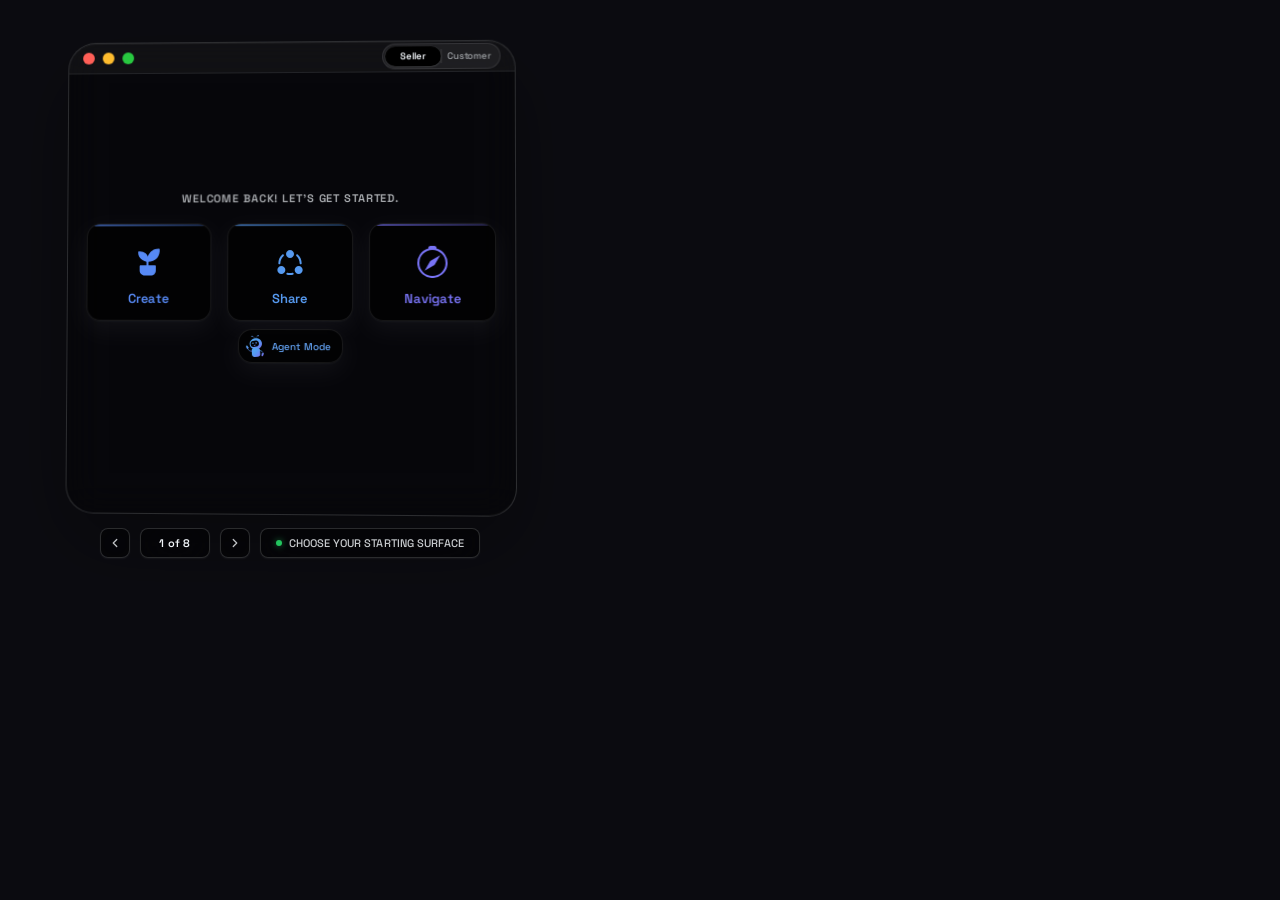
<file: cn-demo.html>
<!DOCTYPE html>
<html lang="en">
<head>
<meta charset="UTF-8" />
<meta name="viewport" content="width=device-width, initial-scale=1" />
<title>CustomerNode live demo</title>
<meta name="robots" content="noindex" />
<!-- Standalone copy of the live CustomerNode product demo from michaelcantow.com,
     for embedding in the premium variants via cn-embed.js. Query:
       ?theme=dark|light   panel palette (default dark)
       ?bg=<css color>     surface behind the frosted panel (must match the host)
     Loaded by cn-embed.js in a 1440x700 frame and cropped/scaled by the parent. -->
<link rel="stylesheet" href="https://api.fontshare.com/v2/css?f[]=satoshi@300,400,500,600,700,800,900&display=swap" />
<link rel="stylesheet" href="cn-hero/css/fonts.css?v=9cbdef7d" />
<link rel="stylesheet" href="cn-hero/css/cnhero.variables.css?v=15d9fc78" />
<link rel="stylesheet" href="cn-hero/css/cnhero.scoped.css?v=f996e534" />
<link rel="stylesheet" href="cn-hero/css/cnhero.overrides.css?v=d43b4c06" />
<style>
  /* height:100% so the overflow clip happens at the 700px frame edge, not at
     the content height (~530px), which used to slice the panel's bottom edge
     and shadow flat. */
  html, body { margin: 0; padding: 0; height: 100%; background: transparent !important; overflow: hidden; }
  /* The scoped CN css sets overflow-x:clip on .cnhero; with a 468px-wide
     wrapper that cut the panel's shadow into a hard-edged grey box (visible on
     light surfaces). The page itself still clips at the frame edge. */
  .cnhero { overflow: visible !important; }
  /* The CN panel only reaches its full desktop size (468x493) at viewports
     >= 1440px, so cn-embed.js loads this page in a 1440-wide frame and crops
     to the region of interest: 56px margin + 468px panel + 56px margin wide,
     40px + panel + controls bar + margin tall (see ROI in cn-embed.js). */
  body { display: block; }
  #stage { width: 468px; margin-left: 56px; padding: 40px 0 0; }
  /* Soft elevation, tuned per palette: a heavy black shadow reads as a grey
     smudge on light surfaces. */
  .cnhero[data-theme="dark"] .hero .v6-mockup-panel { box-shadow: 0 1px 0 rgba(255,255,255,.06) inset, 0 30px 80px rgba(0,0,0,.35) !important; }
  .cnhero:not([data-theme="dark"]) .hero .v6-mockup-panel { box-shadow: 0 1px 2px rgba(20,20,30,.06), 0 24px 60px rgba(20,20,30,.10) !important; }
</style>
</head>
<body>
<div id="stage">
          <div class="cnhero" id="cnHeroRoot" data-theme="dark">
            <section class="hero">
              <div class="hero-wrapper">
            <div class="v6-panel-stack"
                 role="img"
                 aria-roledescription="interactive product demo"
                 aria-label="Animated demo of the CustomerNode platform: a six-stage customer journey (Discovery, Experience, Scope, Commit, Deploy, Success) walked through end-to-end, showing both the seller (Host) and buyer (Guest) views and the AI agents that assist at each stage. The full text description appears above this widget for screen readers and search engines."
                 aria-describedby="cn-hero-agent-list">
            <div class="v6-mockup-panel" data-v6-phase="boot" data-persona="host" data-v6-canonical="customer-journey-demo">
                <div class="v6-mockup-glow" aria-hidden="true"></div>

                <div class="v6-window-chrome" aria-hidden="true">
                    <span class="v6-traffic-light v6-traffic-red"></span>
                    <span class="v6-traffic-light v6-traffic-yellow"></span>
                    <span class="v6-traffic-light v6-traffic-green"></span>
                    <!-- Persona toggle — sits at the right end of the chrome. Source of
                       truth is data-persona on .v6-mockup-panel; CSS reads that to
                       slide the indicator. Auto-cycle's beat 6 clicks the Customer
                       segment to demonstrate the swap; users can also click manually. -->
                    <div class="v6-chrome-persona-toggle" data-v6-persona-toggle>
                        <button type="button" class="v6-chrome-persona-seg" data-persona-set="host">Seller</button>
                        <button type="button" class="v6-chrome-persona-seg" data-persona-set="guest">Customer</button>
                        <span class="v6-chrome-persona-thumb" aria-hidden="true"></span>
                    </div>
                </div>

                
                <div class="v6-intro" aria-hidden="true">
                    <div class="v6-intro-cn">
                        <div class="v6-intro-cn-burst" aria-hidden="true"></div>
                        <img class="v6-intro-cn-logo cn-logo-dark" src="cn-hero/img/cnLogoGradientWhiteEdge.webp?v=5b742832" alt="CustomerNode">
                        <img class="v6-intro-cn-logo cn-logo-light" src="cn-hero/img/cpLogo.webp?v=c77c2c5e" alt="CustomerNode">
                        <span class="v6-intro-cn-mark">CustomerNode<span class="v6-intro-cn-tm">™</span></span>
                        <span class="v6-intro-label v6-intro-label-one">One platform</span>

                        
                        <div class="v6-fx" data-v6-fx="intro" style="--fx-x: 8px; --fx-y: -38px" aria-hidden="true">
                            <svg class="v6-fx__cursor" viewBox="0 0 16 20" aria-hidden="true">
                                <path d="M0 0 L0 14 L4 11 L7 17 L9 16 L6 10 L11 9 Z" fill="currentColor" stroke="white" stroke-width="0.8" stroke-linejoin="round"/>
                            </svg>
                            <div class="v6-fx__ripple"></div>
                        </div>
                    </div>
                </div>

                <div class="v6-csn-picker" aria-hidden="true">
                    <div class="v6-csn-eyebrow">Welcome back! Let's get started.</div>
                    <div class="v6-csn-columns">
                        <div class="v6-csn-column" data-accent="blurpleblue">
                            <div class="v6-csn-tile" data-csn="create">
                                <span class="v6-csn-tile-icon">
                                    <svg viewBox="0 0 24 24" fill="none" xmlns="http://www.w3.org/2000/svg" aria-hidden="true">
                                        <path d="M10.9 11.77C10.7943 11.7701 10.6898 11.7479 10.5933 11.7049C10.4968 11.6618 10.4105 11.5988 10.34 11.52C10.2704 11.4397 10.2185 11.3457 10.1875 11.2441C10.1564 11.1425 10.1471 11.0355 10.16 10.93C10.16 10.84 11.39 1.79001 19.38 1.79001C19.5625 1.79112 19.7384 1.85877 19.8746 1.98027C20.0109 2.10177 20.0981 2.26879 20.12 2.45001C20.3565 4.80481 19.6559 7.15798 18.17 9.00001C16.57 10.85 14.12 11.77 10.9 11.77Z" fill="currentColor"/>
                                        <path d="M10.9 11.76H10.81C8.4 11.46 3.81 9.59001 3.81 4.70001C3.81082 4.51636 3.87812 4.33921 3.99945 4.20133C4.12078 4.06346 4.28793 3.97418 4.47 3.95002C6.29444 3.76532 8.11851 4.30392 9.55 5.45001C10.2852 6.16484 10.8543 7.03244 11.2172 7.99148C11.5801 8.95052 11.7278 9.97758 11.65 11C11.6501 11.1057 11.6279 11.2102 11.5849 11.3067C11.5418 11.4032 11.4788 11.4896 11.4 11.56C11.2624 11.6839 11.0851 11.7548 10.9 11.76Z" fill="currentColor"/>
                                        <path d="M10.9 15.9C10.7011 15.9 10.5103 15.821 10.3697 15.6803C10.229 15.5397 10.15 15.3489 10.15 15.15V11C10.15 10.8011 10.229 10.6103 10.3697 10.4697C10.5103 10.329 10.7011 10.25 10.9 10.25C11.0989 10.25 11.2897 10.329 11.4303 10.4697C11.571 10.6103 11.65 10.8011 11.65 11V15.13C11.6541 15.2305 11.6376 15.3308 11.6016 15.4248C11.5657 15.5187 11.5109 15.6043 11.4407 15.6764C11.3705 15.7485 11.2864 15.8055 11.1934 15.8439C11.1004 15.8824 11.0006 15.9014 10.9 15.9Z" fill="currentColor"/>
                                        <path d="M13.5 22.21H8.7C7.71495 22.1943 6.77542 21.7926 6.08348 21.0913C5.39155 20.39 5.00249 19.4452 5 18.46V15.15C5 14.9511 5.07902 14.7603 5.21967 14.6197C5.36032 14.479 5.55109 14.4 5.75 14.4H16.5C16.6989 14.4 16.8897 14.479 17.0303 14.6197C17.171 14.7603 17.25 14.9511 17.25 15.15V18.46C17.2474 19.4537 16.8514 20.406 16.1487 21.1087C15.446 21.8114 14.4938 22.2074 13.5 22.21Z" fill="currentColor"/>
                                    </svg>
                                </span>
                                <span class="v6-csn-tile-label">Create</span>
                            </div>
                        </div>
                        <div class="v6-csn-column-wrap" data-accent="blurple">
                            <div class="v6-csn-column" data-accent="blurple">
                                <div class="v6-csn-tile" data-csn="share">
                                    <span class="v6-csn-tile-icon">
                                        <svg viewBox="0 0 24 24" fill="none" xmlns="http://www.w3.org/2000/svg" aria-hidden="true">
                                            <path d="M9 6C9 7.65685 10.3431 9 12 9C13.6569 9 15 7.65685 15 6C15 4.34315 13.6569 3 12 3C10.3431 3 9 4.34315 9 6Z" fill="currentColor"/>
                                            <path d="M2.5 18C2.5 19.6569 3.84315 21 5.5 21C7.15685 21 8.5 19.6569 8.5 18C8.5 16.3431 7.15685 15 5.5 15C3.84315 15 2.5 16.3431 2.5 18Z" fill="currentColor"/>
                                            <path d="M18.5 21C16.8431 21 15.5 19.6569 15.5 18C15.5 16.3431 16.8431 15 18.5 15C20.1569 15 21.5 16.3431 21.5 18C21.5 19.6569 20.1569 21 18.5 21Z" fill="currentColor"/>
                                            <path d="M7.20468 7.56231C7.51523 7.28821 7.54478 6.81426 7.27069 6.5037C6.99659 6.19315 6.52264 6.1636 6.21208 6.43769C4.39676 8.03991 3.25 10.3865 3.25 13C3.25 13.4142 3.58579 13.75 4 13.75C4.41421 13.75 4.75 13.4142 4.75 13C4.75 10.8347 5.69828 8.89187 7.20468 7.56231Z" fill="currentColor"/>
                                            <path d="M17.7879 6.43769C17.4774 6.1636 17.0034 6.19315 16.7293 6.5037C16.4552 6.81426 16.4848 7.28821 16.7953 7.56231C18.3017 8.89187 19.25 10.8347 19.25 13C19.25 13.4142 19.5858 13.75 20 13.75C20.4142 13.75 20.75 13.4142 20.75 13C20.75 10.3865 19.6032 8.03991 17.7879 6.43769Z" fill="currentColor"/>
                                            <path d="M10.1869 20.0217C9.7858 19.9184 9.37692 20.1599 9.27367 20.561C9.17043 20.9622 9.41192 21.3711 9.81306 21.4743C10.5129 21.6544 11.2458 21.75 12 21.75C12.7542 21.75 13.4871 21.6544 14.1869 21.4743C14.5881 21.3711 14.8296 20.9622 14.7263 20.561C14.6231 20.1599 14.2142 19.9184 13.8131 20.0217C13.2344 20.1706 12.627 20.25 12 20.25C11.373 20.25 10.7656 20.1706 10.1869 20.0217Z" fill="currentColor"/>
                                        </svg>
                                    </span>
                                    <span class="v6-csn-tile-label">Share</span>
                                </div>
                            </div>
                            <div class="v6-csn-agent" data-csn="agent">
                                <span class="v6-csn-agent-icon">
                                    <svg xmlns="http://www.w3.org/2000/svg" overflow="hidden" viewBox="0 0 985 1233" aria-hidden="true">
                                        <defs>
                                            <linearGradient id="v6GearheadGrad" x1="0%" y1="0%" x2="100%" y2="100%">
                                                <stop offset="0%" stop-color="#4EACF1"/>
                                                <stop offset="50%" stop-color="#5699F1"/>
                                                <stop offset="100%" stop-color="#7873F5"/>
                                            </linearGradient>
                                        </defs>
                                        <path fill="url(#v6GearheadGrad)" fill-rule="evenodd" d="M567.47 303.058c-10.01-.47-20.2.054-30.48 1.658l-163.57 25.527c-82.23 12.833-138.48 89.891-125.65 172.115l6.94 44.477c12.84 82.224 89.89 138.478 172.12 125.646l163.57-25.528c82.22-12.832 138.48-89.89 125.64-172.114l-6.94-44.477c-11.22-71.946-71.63-124.008-141.63-127.304Zm-29.46-126.63c175.52-5.988 327.51 108.714 347.66 268.88C907.16 616.152 770.51 774.03 580.45 797.94c-190.07 23.91-361.56-95.21-383.05-266.051-21.49-170.844 115.16-328.723 305.22-352.631a389.956 389.956 0 0 1 35.39-2.83Z"/>
                                        <path fill="url(#v6GearheadGrad)" fill-rule="evenodd" d="M341 461c0-25.957 17.24-47 38.5-47s38.5 21.043 38.5 47-17.24 47-38.5 47-38.5-21.043-38.5-47ZM519 445c0-25.957 17.01-47 38-47s38 21.043 38 47-17.01 47-38 47-38-21.043-38-47ZM536.64 541.613l.7 1.629c3.53 24.703-20.64 48.583-53.98 53.339-33.33 4.755-63.21-11.415-66.74-36.118l.87-6.929Z"/>
                                        <path fill="url(#v6GearheadGrad)" fill-rule="evenodd" d="M314.73 879.87c-4.28-77.59 55.15-143.96 132.75-148.24l183.05-10.1c77.59-4.28 143.97 55.15 148.25 132.74l12.13 219.9c4.28 77.59-55.15 143.96-132.74 148.24l-183.06 10.1c-77.59 4.28-143.96-55.15-148.25-132.74Z"/>
                                        <path fill="none" stroke="url(#v6GearheadGrad)" stroke-miterlimit="8" stroke-width="18.333" d="M552.38 180c-12.6-38.231 24.09-89.048 94.69-131.145"/>
                                        <path fill="url(#v6GearheadGrad)" fill-rule="evenodd" d="M633 38c0-20.987 16.12-38 36-38s36 17.013 36 38-16.12 38-36 38-36-17.013-36-38Z"/>
                                        <path fill="none" stroke="url(#v6GearheadGrad)" stroke-miterlimit="8" stroke-width="18.333" d="M474.574 185.336c1.963-40.531-48.88-80.05-130.915-101.756"/>
                                        <path fill="url(#v6GearheadGrad)" fill-rule="evenodd" d="M291 76c0-20.987 16.34-38 36.5-38S364 55.013 364 76s-16.34 38-36.5 38S291 96.987 291 76Z"/>
                                        <path fill="none" stroke="url(#v6GearheadGrad)" stroke-miterlimit="8" stroke-width="34.375" d="M353.24 904.05C232.65 932.48 110.79 859.12 76.8 737.64"/>
                                        <path fill="url(#v6GearheadGrad)" fill-rule="evenodd" d="M8.79 700.54C-7.73 648.753.12 600 26.31 591.645c26.19-8.355 60.82 26.85 77.34 78.634 16.51 51.781 8.67 100.531-17.52 108.891-26.19 8.36-60.82-26.85-77.34-78.63Z"/>
                                        <path fill="url(#v6GearheadGrad)" fill-rule="evenodd" d="M95.09 695.65c9.55-25.308 24.68-43.035 33.8-39.595 9.11 3.44 8.75 26.745-.8 52.055s-24.69 43.03-33.8 39.59c-9.11-3.44-8.76-26.74.8-52.05ZM970.32 1118.5c-21.45 49.94-59.31 81.63-84.58 70.79-25.26-10.85-28.35-60.14-6.9-110.08 21.45-49.94 59.32-81.63 84.58-70.78 25.26 10.84 28.35 60.13 6.9 110.07Z"/>
                                        <path fill="url(#v6GearheadGrad)" fill-rule="evenodd" d="M901.93 1065.65c-23.8 12.86-46.85 16.34-51.48 7.77-4.63-8.57 10.91-25.94 34.71-38.8 23.8-12.86 46.84-16.34 51.48-7.77 4.63 8.57-10.91 25.94-34.71 38.8Z"/>
                                        <path fill="none" stroke="url(#v6GearheadGrad)" stroke-miterlimit="8" stroke-width="34.375" d="M750.94 862.56c108.63 7.32 197.27 90.74 212.9 200.37"/>
                                    </svg>
                                </span>
                                <span class="v6-csn-agent-label">Agent Mode</span>
                            </div>
                        </div>
                        <div class="v6-csn-column" data-accent="purple">
                            <div class="v6-csn-tile" data-csn="navigate">
                                <span class="v6-csn-tile-icon">
                                    <svg viewBox="0 0 16 16" fill="currentColor" xmlns="http://www.w3.org/2000/svg" aria-hidden="true">
                                        <path d="M8 16.016a7.5 7.5 0 0 0 1.962-14.74A1 1 0 0 0 9 0H7a1 1 0 0 0-.962 1.276A7.5 7.5 0 0 0 8 16.016m6.5-7.5a6.5 6.5 0 1 1-13 0 6.5 6.5 0 0 1 13 0"/>
                                        <path d="m6.94 7.44 4.95-2.83-2.83 4.95-4.949 2.83 2.828-4.95z"/>
                                    </svg>
                                </span>
                                <span class="v6-csn-tile-label">Navigate</span>
                            </div>
                        </div>
                    </div>
                    
                    <div class="v6-fx" data-v6-fx="csn" style="--fx-delay: 450ms" aria-hidden="true">
                        <svg class="v6-fx__cursor" viewBox="0 0 16 20" aria-hidden="true">
                            <path d="M0 0 L0 14 L4 11 L7 17 L9 16 L6 10 L11 9 Z" fill="currentColor" stroke="white" stroke-width="0.8" stroke-linejoin="round"/>
                        </svg>
                        <div class="v6-fx__ripple"></div>
                    </div>
                </div>

                <div class="v6-spd" aria-hidden="true">
                    <div class="v6-spd-pill v6-spd-goals" data-accent="blurpleblue">
                        <div class="v6-spd-header">
                            <span class="v6-spd-header-icon">
                                
                                <svg width="14" height="14" viewBox="0 0 24 24" fill="currentColor" aria-hidden="true">
                                    <path d="M8.93796 4.60665C9.87984 4.21607 10.9134 4 12 4C13.0866 4 14.1202 4.21607 15.062 4.60665C15.5722 4.81821 16.1573 4.57614 16.3688 4.06598C16.5804 3.55582 16.3383 2.97075 15.8281 2.7592C14.6477 2.26968 13.3541 2 12 2C10.6459 2 9.35232 2.26968 8.17186 2.7592C7.6617 2.97075 7.41963 3.55582 7.63118 4.06598C7.84274 4.57614 8.4278 4.81821 8.93796 4.60665Z"/>
                                    <path d="M4.60665 8.93796C4.81821 8.4278 4.57614 7.84274 4.06598 7.63118C3.55582 7.41963 2.97075 7.6617 2.7592 8.17186C2.26968 9.35232 2 10.6459 2 12C2 13.3541 2.26968 14.6477 2.7592 15.8281C2.97075 16.3383 3.55582 16.5804 4.06598 16.3688C4.57614 16.1573 4.81821 15.5722 4.60665 15.062C4.21607 14.1202 4 13.0866 4 12C4 10.9134 4.21607 9.87984 4.60665 8.93796Z"/>
                                    <path d="M21.2408 8.17186C21.0292 7.6617 20.4442 7.41963 19.934 7.63118C19.4239 7.84274 19.1818 8.4278 19.3933 8.93796C19.7839 9.87984 20 10.9134 20 12C20 13.0866 19.7839 14.1202 19.3933 15.062C19.1818 15.5722 19.4239 16.1573 19.934 16.3688C20.4442 16.5804 21.0292 16.3383 21.2408 15.8281C21.7303 14.6477 22 13.3541 22 12C22 10.6459 21.7303 9.35232 21.2408 8.17186Z"/>
                                    <path d="M8.93796 19.3933C8.4278 19.1818 7.84274 19.4239 7.63118 19.934C7.41963 20.4442 7.6617 21.0292 8.17186 21.2408C9.35232 21.7303 10.6459 22 12 22C13.3541 22 14.6477 21.7303 15.8281 21.2408C16.3383 21.0292 16.5804 20.4442 16.3688 19.934C16.1573 19.4239 15.5722 19.1818 15.062 19.3933C14.1202 19.7839 13.0866 20 12 20C10.9134 20 9.87984 19.7839 8.93796 19.3933Z"/>
                                    <path fill-rule="evenodd" clip-rule="evenodd" d="M12 8C9.79086 8 8 9.79086 8 12C8 14.2091 9.79086 16 12 16C14.2091 16 16 14.2091 16 12C16 9.79086 14.2091 8 12 8ZM10 12C10 10.8954 10.8954 10 12 10C13.1046 10 14 10.8954 14 12C14 13.1046 13.1046 14 12 14C10.8954 14 10 13.1046 10 12Z"/>
                                </svg>
                            </span>
                            <span class="v6-spd-header-title">Goals</span>
                        </div>
                        <ul class="v6-spd-list">
                            <li class="v6-spd-goal v6-spd-goal-lead"><span class="v6-spd-dot"></span>Renew at +18% ACV by EOY</li>
                            <li class="v6-spd-goal"><span class="v6-spd-dot"></span>Lock 3 new buying centers</li>
                            <li class="v6-spd-goal"><span class="v6-spd-dot"></span>Cut handoff time 40%</li>
                        </ul>
                        <span class="v6-spd-footer">+2 more</span>
                    </div>
                    <div class="v6-spd-pill v6-spd-map" data-accent="blurple">
                        <div class="v6-spd-header">
                            <span class="v6-spd-header-icon">
                                
                                <svg width="14" height="14" viewBox="0 0 16 16" fill="currentColor" xmlns="http://www.w3.org/2000/svg" aria-hidden="true">
                                    <path fill-rule="evenodd" d="M16 .5a.5.5 0 0 0-.598-.49L10.5.99 5.598.01a.5.5 0 0 0-.196 0l-5 1A.5.5 0 0 0 0 1.5v14a.5.5 0 0 0 .598.49l4.902-.98 4.902.98a.5.5 0 0 0 .196 0l5-1A.5.5 0 0 0 16 14.5zM5 14.09V1.11l.5-.1.5.1v12.98l-.402-.08a.5.5 0 0 0-.196 0zm5 .8V1.91l.402.08a.5.5 0 0 0 .196 0L11 1.91v12.98l-.5.1z"/>
                                </svg>
                            </span>
                            <span class="v6-spd-header-title">Journey Map</span>
                            <span class="v6-spd-count">2/6</span>
                        </div>
                        <div class="v6-spd-mini-chart navigator-ring--progress-2" data-stage-count="6">
                            <div class="v6-spd-mini-node v6-spd-mini-done" data-stage-index="0" aria-label="Discovery">
                                <svg width="14" height="14" viewBox="0 0 24 24" fill="none" stroke="currentColor" stroke-width="2" stroke-linecap="round" stroke-linejoin="round" aria-hidden="true"><circle cx="12" cy="12" r="10"/><polygon points="16.24,7.76 14.12,14.12 7.76,16.24 9.88,9.88" fill="currentColor" stroke="none" opacity="0.85"/></svg>
                                <span class="v6-spd-mini-label">Discovery</span>
                            </div>
                            <div class="v6-spd-mini-node v6-spd-mini-done" data-stage-index="1" aria-label="Experience">
                                <svg width="14" height="14" viewBox="0 0 24 24" fill="none" stroke="currentColor" stroke-width="2" stroke-linecap="round" stroke-linejoin="round" aria-hidden="true"><path d="M12 2 L22 8.5 L12 15 L2 8.5 Z"/><path d="M2 14 L12 20.5 L22 14"/></svg>
                                <span class="v6-spd-mini-label">Experience</span>
                            </div>
                            <div class="v6-spd-mini-node v6-spd-mini-active" data-stage-index="2" aria-label="Scope">
                                <svg width="14" height="14" viewBox="0 0 24 24" fill="none" stroke="currentColor" stroke-width="2" stroke-linecap="round" stroke-linejoin="round" aria-hidden="true"><rect x="3" y="4" width="18" height="16" rx="2"/><path d="M7 9l2 2 4-4"/><path d="M7 15l2 2 4-4"/></svg>
                                <span class="v6-spd-mini-label">Scope</span>
                            </div>
                            <div class="v6-spd-mini-node" data-stage-index="3" aria-label="Commit">
                                <svg width="14" height="14" viewBox="0 0 24 24" fill="none" stroke="currentColor" stroke-width="2" stroke-linecap="round" stroke-linejoin="round" aria-hidden="true"><path d="M17 3a2.85 2.85 0 1 1 4 4L7.5 20.5 2 22l1.5-5.5Z"/></svg>
                                <span class="v6-spd-mini-label">Commit</span>
                            </div>
                            <div class="v6-spd-mini-node" data-stage-index="4" aria-label="Deploy">
                                <svg width="14" height="14" viewBox="0 0 24 24" fill="none" stroke="currentColor" stroke-width="3" stroke-linecap="round" aria-hidden="true"><line x1="3" y1="6" x2="13" y2="6"/><line x1="5" y1="12" x2="17" y2="12"/><line x1="7" y1="18" x2="21" y2="18"/></svg>
                                <span class="v6-spd-mini-label">Deploy</span>
                            </div>
                            <div class="v6-spd-mini-node" data-stage-index="5" aria-label="Success">
                                <svg width="14" height="14" viewBox="0 0 24 24" fill="none" stroke="currentColor" stroke-width="2" stroke-linecap="round" stroke-linejoin="round" aria-hidden="true"><path d="M6 9H4a2 2 0 0 1-2-2V5h4M18 9h2a2 2 0 0 0 2-2V5h-4M4 22h16M10 22V18M14 22V18M6 5V3a2 2 0 0 1 2-2h8a2 2 0 0 1 2 2v2c0 4-2 8-6 8s-6-4-6-8Z"/></svg>
                                <span class="v6-spd-mini-label">Success</span>
                            </div>
                        </div>
                    </div>
                    <div class="v6-spd-pill v6-spd-directions" data-accent="purple">
                        <div class="v6-spd-header">
                            <span class="v6-spd-header-icon">
                                
                                <svg width="14" height="14" viewBox="0 0 16 16" fill="currentColor" xmlns="http://www.w3.org/2000/svg" aria-hidden="true">
                                    <path d="M8 16.016a7.5 7.5 0 0 0 1.962-14.74A1 1 0 0 0 9 0H7a1 1 0 0 0-.962 1.276A7.5 7.5 0 0 0 8 16.016m6.5-7.5a6.5 6.5 0 1 1-13 0 6.5 6.5 0 0 1 13 0"/>
                                    <path d="m6.94 7.44 4.95-2.83-2.83 4.95-4.949 2.83 2.828-4.95z"/>
                                </svg>
                            </span>
                            <span class="v6-spd-header-title">Directions</span>
                            <span class="v6-spd-eyebrow">Scope · 5d left</span>
                        </div>
                        <ul class="v6-spd-list">
                            <li class="v6-spd-dir v6-spd-dir-curr"><span class="v6-spd-step">●</span>Confirm pricing with finance</li>
                            <li class="v6-spd-dir v6-spd-dir-np1"><span class="v6-spd-step">○</span>Lock SOW with legal</li>
                            <li class="v6-spd-dir v6-spd-dir-np2"><span class="v6-spd-step">○</span>Send MSA for signature</li>
                        </ul>
                    </div>
                    
                    <div class="v6-fx" data-v6-fx="spd" style="--fx-delay: 450ms" aria-hidden="true">
                        <svg class="v6-fx__cursor" viewBox="0 0 16 20" aria-hidden="true">
                            <path d="M0 0 L0 14 L4 11 L7 17 L9 16 L6 10 L11 9 Z" fill="currentColor" stroke="white" stroke-width="0.8" stroke-linejoin="round"/>
                        </svg>
                        <div class="v6-fx__ripple"></div>
                    </div>
                </div>

                
                <div class="v6-ring-center" aria-hidden="true">
                    <div class="v6-ring-center-icon" data-v6-ring-icon>
                        <svg width="24" height="24" viewBox="0 0 24 24" fill="none" stroke="currentColor" stroke-width="2" stroke-linecap="round" stroke-linejoin="round"><circle cx="12" cy="12" r="10"/><polygon points="16.24,7.76 14.12,14.12 7.76,16.24 9.88,9.88" fill="currentColor" stroke="none" opacity="0.85"/></svg>
                    </div>
                    <div class="v6-ring-center-label">
                        <span class="v6-ring-center-eyebrow" data-v6-ring-eyebrow>Stage 1 of 6</span>
                        <span class="v6-ring-center-title" data-v6-ring-title>Discovery</span>
                    </div>
                </div>

                
                <div class="v6-stage-success" aria-hidden="true">
                    <span class="v6-ss-check">
                        <svg width="22" height="22" viewBox="0 0 24 24" fill="none" stroke="currentColor" stroke-width="3" stroke-linecap="round" stroke-linejoin="round"><polyline points="20 6 9 17 4 12"/></svg>
                    </span>
                    <span class="v6-ss-label">Stage complete</span>
                </div>

                
                <div class="v6-stage-panels" aria-hidden="true">

                    
                    <div class="v6-stage-panel" data-panel="0">
                        <div class="v6-stage-header">
                            <span class="v6-stage-badge">Stage 1 of 6</span>
                            <h3 class="v6-stage-title">Discovery</h3>
                            <p class="v6-stage-desc">Learn about customer needs</p>
                            <span class="v6-stage-role" data-v6-stage-role>Viewing as Host · Sarah K.</span>
                            <span class="v6-persona-pill" data-v6-persona-pill aria-hidden="true">
                                <span data-seg="host">For Sarah · Host</span>
                                <span data-seg="guest">For Jay · Guest</span>
                            </span>
                        </div>
                        <div class="v6-stage-meta">
                            <div class="v6-meta-cell"><span class="v6-meta-label">Status</span><span class="v6-status-active">In Progress</span></div>
                            <div class="v6-meta-cell"><span class="v6-meta-label">Completion</span><span class="v6-completion-pill" data-p="62">62%</span></div>
                            <div class="v6-meta-cell"><span class="v6-meta-label">Owners</span><span class="v6-owner-avs"><span class="v6-av">MK</span><span class="v6-av v6-av-2">SK</span></span></div>
                            <div class="v6-meta-cell"><span class="v6-meta-label">Planned</span><span class="v6-meta-value">May 19</span></div>
                            <div class="v6-meta-cell"><span class="v6-meta-label">Actual</span><span class="v6-meta-value v6-meta-empty">—</span></div>
                        </div>
                        <div class="v6-stage-body">
                            <section class="v6-stage-section v6-section-collab">
                                <h4 class="v6-section-label">Collaboration Space</h4>
                                <div class="v6-app-grid">
                                    <button type="button" class="v6-app-tile">
                                        <span class="v6-app-tile-icon"><svg width="28" height="28" viewBox="0 0 16 16" fill="currentColor" aria-hidden="true"><path d="M15.502 1.94a.5.5 0 0 1 0 .706L14.459 3.69l-2-2L13.502.646a.5.5 0 0 1 .707 0l1.293 1.293zm-1.75 2.456-2-2L4.939 9.21a.5.5 0 0 0-.121.196l-.805 2.414a.25.25 0 0 0 .316.316l2.414-.805a.5.5 0 0 0 .196-.12l6.813-6.814z"/><path fill-rule="evenodd" d="M1 13.5A1.5 1.5 0 0 0 2.5 15h11a1.5 1.5 0 0 0 1.5-1.5v-6a.5.5 0 0 0-1 0v6a.5.5 0 0 1-.5.5h-11a.5.5 0 0 1-.5-.5v-11a.5.5 0 0 1 .5-.5H9a.5.5 0 0 0 0-1H2.5A1.5 1.5 0 0 0 1 2.5z"/></svg></span>
                                        <span class="v6-app-tile-label">Workspace</span>
                                    </button>
                                </div>
                                <div class="v6-workspace-state">
                                    <span class="v6-state-chip">3 of 5 questions answered</span>
                                    <span class="v6-state-meta">Updated 2m ago · Smart Q&amp;A</span>
                                </div>
                                <div class="v6-collab-inner">
                                    <div class="v6-table">
                                        <div class="v6-table-row is-done">
                                            <span class="v6-row-dot"></span>
                                            <span class="v6-row-q">Current vendor?</span>
                                            <span class="v6-row-a">Salesforce · 3 yrs</span>
                                        </div>
                                        <div class="v6-table-row is-done">
                                            <span class="v6-row-dot"></span>
                                            <span class="v6-row-q">Renewal date</span>
                                            <span class="v6-row-a">Q3 2026</span>
                                        </div>
                                        <div class="v6-table-row is-done">
                                            <span class="v6-row-dot"></span>
                                            <span class="v6-row-q">Team size</span>
                                            <span class="v6-row-a">~30 in pilot</span>
                                        </div>
                                        <div class="v6-table-row is-typing">
                                            <span class="v6-row-dot"></span>
                                            <span class="v6-row-q">Compliance reqs?</span>
                                            <span class="v6-row-a">SOC2, EU data res…</span>
                                        </div>
                                        <div class="v6-table-row">
                                            <span class="v6-row-dot"></span>
                                            <span class="v6-row-q">Decision criteria</span>
                                            <span class="v6-row-a">—</span>
                                        </div>
                                    </div>
                                </div>
                            </section>
                            <section class="v6-stage-section v6-section-agents">
                                <h4 class="v6-section-label">Agents</h4>
                                <div class="v6-app-grid">
                                    <button type="button" class="v6-app-tile v6-app-tile-top">
                                        <span class="v6-app-tile-icon"><svg width="28" height="28" viewBox="0 0 24 24" fill="currentColor" aria-hidden="true"><path d="M19.35 10.04A7.49 7.49 0 0 0 12 4C9.11 4 6.6 5.64 5.35 8.04A5.994 5.994 0 0 0 0 14a6 6 0 0 0 6 6h13a5 5 0 0 0 .35-9.96zM14 13v4h-4v-4H7l5-5 5 5h-3z"/></svg></span>
                                        <span class="v6-app-tile-label">Think &amp; Sync</span>
                                        <span class="v6-app-tile-badge">Top Pick</span>
                                    </button>
                                    <button type="button" class="v6-app-tile v6-app-tile-explore">
                                        <span class="v6-app-tile-icon"><svg xmlns="http://www.w3.org/2000/svg" width="28" height="28" viewBox="0 0 985 1233" fill="currentColor" aria-hidden="true"><g transform="translate(-2734 -311)"><path d="M3301.47 614.058C3291.46 613.588 3281.27 614.112 3270.99 615.716L3107.42 641.243C3025.19 654.076 2968.94 731.134 2981.77 813.358L2988.71 857.835C3001.55 940.059 3078.6 996.313 3160.83 983.481L3324.4 957.953C3406.62 945.121 3462.88 868.063 3450.04 785.839L3443.1 741.362C3431.88 669.416 3371.47 617.354 3301.47 614.058ZM3272.01 487.428C3447.53 481.44 3599.52 596.142 3619.67 756.308 3641.16 927.152 3504.51 1085.03 3314.45 1108.94 3124.38 1132.85 2952.89 1013.73 2931.4 842.889 2909.91 672.045 3046.56 514.166 3236.62 490.258 3248.5 488.763 3260.3 487.828 3272.01 487.428Z" fill-rule="evenodd"/><path d="M3075 772C3075 746.043 3092.24 725 3113.5 725 3134.76 725 3152 746.043 3152 772 3152 797.957 3134.76 819 3113.5 819 3092.24 819 3075 797.957 3075 772Z" fill-rule="evenodd"/><path d="M3253 756C3253 730.043 3270.01 709 3291 709 3311.99 709 3329 730.043 3329 756 3329 781.957 3311.99 803 3291 803 3270.01 803 3253 781.957 3253 756Z" fill-rule="evenodd"/><path d="M3270.64 852.613 3271.34 854.242C3274.87 878.945 3250.7 902.825 3217.36 907.581 3184.03 912.336 3154.15 896.166 3150.62 871.463L3151.49 864.534Z" fill-rule="evenodd"/><path d="M3048.73 1190.87C3044.45 1113.28 3103.88 1046.91 3181.48 1042.63L3364.53 1032.53C3442.12 1028.25 3508.5 1087.68 3512.78 1165.27L3524.91 1385.17C3529.19 1462.76 3469.76 1529.13 3392.17 1533.41L3209.11 1543.51C3131.52 1547.79 3065.15 1488.36 3060.86 1410.77Z" fill-rule="evenodd"/><path d="M3286.38 491C3273.78 452.769 3310.47 401.952 3381.07 359.855" stroke="currentColor" stroke-width="18.3333" stroke-miterlimit="8" fill="none" fill-rule="evenodd"/><path d="M3367 349C3367 328.013 3383.12 311 3403 311 3422.88 311 3439 328.013 3439 349 3439 369.987 3422.88 387 3403 387 3383.12 387 3367 369.987 3367 349Z" fill-rule="evenodd"/><path d="M105.925 0C146.504-6.13069e-14 183.517 52.6958 201.229 135.685" stroke="currentColor" stroke-width="18.3333" stroke-miterlimit="8" fill="none" fill-rule="evenodd" transform="matrix(0.0483759 -0.998829 -0.998829 -0.0483759 3203.45 602.137)"/><path d="M3025 387C3025 366.013 3041.34 349 3061.5 349 3081.66 349 3098 366.013 3098 387 3098 407.987 3081.66 425 3061.5 425 3041.34 425 3025 407.987 3025 387Z" fill-rule="evenodd"/><path d="M3087.24 1215.05C2966.65 1243.48 2844.79 1170.12 2810.8 1048.64" stroke="currentColor" stroke-width="34.375" stroke-miterlimit="8" fill="none" fill-rule="evenodd"/><path d="M2742.79 1011.54C2726.27 959.753 2734.12 911 2760.31 902.645 2786.5 894.29 2821.13 929.495 2837.65 981.279 2854.16 1033.06 2846.32 1081.81 2820.13 1090.17 2793.94 1098.53 2759.31 1063.32 2742.79 1011.54Z" fill-rule="evenodd"/><path d="M2829.09 1006.65C2838.64 981.342 2853.77 963.615 2862.89 967.055 2872 970.495 2871.64 993.8 2862.09 1019.11 2852.54 1044.42 2837.4 1062.14 2828.29 1058.7 2819.18 1055.26 2819.53 1031.96 2829.09 1006.65Z" fill-rule="evenodd"/><path d="M3704.32 1429.5C3682.87 1479.44 3645.01 1511.13 3619.74 1500.29 3594.48 1489.44 3591.39 1440.15 3612.84 1390.21 3634.29 1340.27 3672.16 1308.58 3697.42 1319.43 3722.68 1330.27 3725.77 1379.56 3704.32 1429.5Z" fill-rule="evenodd"/><path d="M3635.93 1376.65C3612.13 1389.51 3589.08 1392.99 3584.45 1384.42 3579.82 1375.85 3595.36 1358.48 3619.16 1345.62 3642.96 1332.76 3666 1329.28 3670.64 1337.85 3675.27 1346.42 3659.73 1363.79 3635.93 1376.65Z" fill-rule="evenodd"/><path d="M3484.94 1173.56C3593.57 1180.88 3682.21 1264.3 3697.84 1373.93" stroke="currentColor" stroke-width="34.375" stroke-miterlimit="8" fill="none" fill-rule="evenodd"/></g></svg></span>
                                        <span class="v6-app-tile-label">Explore</span>
                                    </button>
                                </div>
                            </section>
                        </div>
                    </div>

                    <div class="v6-stage-panel" data-panel="1">
                        <div class="v6-stage-header">
                            <span class="v6-stage-badge">Stage 2 of 6</span>
                            <h3 class="v6-stage-title">Experience</h3>
                            <p class="v6-stage-desc">Curate the buyer-tailored experience</p>
                            <span class="v6-stage-role" data-v6-stage-role>Viewing as Host · Sarah K.</span>
                            <span class="v6-persona-pill" data-v6-persona-pill aria-hidden="true">
                                <span data-seg="host">For Sarah · Host</span>
                                <span data-seg="guest">For Jay · Guest</span>
                            </span>
                        </div>
                        <div class="v6-stage-meta">
                            <div class="v6-meta-cell"><span class="v6-meta-label">Status</span><span class="v6-status-active">In Progress</span></div>
                            <div class="v6-meta-cell"><span class="v6-meta-label">Completion</span><span class="v6-completion-pill" data-p="40">40%</span></div>
                            <div class="v6-meta-cell"><span class="v6-meta-label">Owners</span><span class="v6-owner-avs"><span class="v6-av">SK</span></span></div>
                            <div class="v6-meta-cell"><span class="v6-meta-label">Planned</span><span class="v6-meta-value">May 22</span></div>
                            <div class="v6-meta-cell"><span class="v6-meta-label">Actual</span><span class="v6-meta-value v6-meta-empty">—</span></div>
                        </div>
                        <div class="v6-stage-body">
                            <section class="v6-stage-section v6-section-collab">
                                <h4 class="v6-section-label">Collaboration Space</h4>
                                <div class="v6-app-grid">
                                    <button type="button" class="v6-app-tile">
                                        <span class="v6-app-tile-icon"><svg width="28" height="28" viewBox="0 0 16 16" fill="currentColor" aria-hidden="true"><path d="M15.502 1.94a.5.5 0 0 1 0 .706L14.459 3.69l-2-2L13.502.646a.5.5 0 0 1 .707 0l1.293 1.293zm-1.75 2.456-2-2L4.939 9.21a.5.5 0 0 0-.121.196l-.805 2.414a.25.25 0 0 0 .316.316l2.414-.805a.5.5 0 0 0 .196-.12l6.813-6.814z"/><path fill-rule="evenodd" d="M1 13.5A1.5 1.5 0 0 0 2.5 15h11a1.5 1.5 0 0 0 1.5-1.5v-6a.5.5 0 0 0-1 0v6a.5.5 0 0 1-.5.5h-11a.5.5 0 0 1-.5-.5v-11a.5.5 0 0 1 .5-.5H9a.5.5 0 0 0 0-1H2.5A1.5 1.5 0 0 0 1 2.5z"/></svg></span>
                                        <span class="v6-app-tile-label">Workspace</span>
                                    </button>
                                </div>
                                <div class="v6-workspace-state">
                                    <span class="v6-state-chip">3 assets curated · 2 shared</span>
                                    <span class="v6-state-meta">Last opened by Jay B. · 5m ago</span>
                                </div>
                                <div class="v6-collab-inner">
                                    <div class="v6-content-grid">
                                        <div class="v6-content-card is-shown">
                                            <div class="v6-content-thumb v6-content-thumb-video"><svg width="22" height="22" viewBox="0 0 24 24" fill="currentColor" aria-hidden="true"><path d="M8 5v14l11-7z"/></svg></div>
                                            <span class="v6-content-title">Acme x CN — Pilot</span>
                                            <span class="v6-content-meta">2:14 · video</span>
                                        </div>
                                        <div class="v6-content-card is-shown">
                                            <div class="v6-content-thumb v6-content-thumb-doc"><span class="v6-doc-line"></span><span class="v6-doc-line"></span><span class="v6-doc-line short"></span></div>
                                            <span class="v6-content-title">SOC2 Trust Brief</span>
                                            <span class="v6-content-meta">PDF · 6 pages</span>
                                        </div>
                                        <div class="v6-content-card is-shown">
                                            <div class="v6-content-thumb v6-content-thumb-chart"><span class="v6-chart-bar"></span><span class="v6-chart-bar"></span><span class="v6-chart-bar"></span><span class="v6-chart-bar tall"></span></div>
                                            <span class="v6-content-title">ROI · 12mo</span>
                                            <span class="v6-content-meta">interactive</span>
                                        </div>
                                    </div>
                                </div>
                            </section>
                            <section class="v6-stage-section v6-section-agents">
                                <h4 class="v6-section-label">Agents</h4>
                                <div class="v6-app-grid">
                                    <button type="button" class="v6-app-tile v6-app-tile-top">
                                        <span class="v6-app-tile-icon"><svg width="28" height="28" viewBox="0 0 512.005 512.005" fill="currentColor" aria-hidden="true"><path d="M509.637,133.134c-3.306-3.48-8.773-3.645-12.271-0.356c-29.705,28.047-54.68,30.98-80.072,9.129l8.565-7.099 c22.927-22.918,22.927-60.216,0-83.144c-11.056-11.056-25.826-17.156-41.568-17.156c-15.742,0-30.512,6.101-42.123,17.764 l-6.751,8.166l-8.773-8.773c-22.919-22.927-60.234-22.91-83.144,0c-22.918,22.927-22.918,60.225,0,83.144l16.618,16.61 L137.752,299.283l-29.358-29.366c-22.927-22.927-60.234-22.91-83.144,0c-22.919,22.927-22.919,60.225,0,83.144l37.202,37.202 L1.994,463.314c-2.855,3.454-2.621,8.504,0.555,11.672c1.684,1.692,3.905,2.543,6.135,2.543c1.953,0,3.922-0.659,5.528-1.987 l73.051-60.468l51.382,51.382c1.701,1.692,3.922,2.543,6.135,2.543c2.222,0,4.443-0.85,6.135-2.543 c3.393-3.393,3.393-8.886,0-12.271l-50.219-50.228l109.065-90.277l26.659,26.659c11.307,11.307,25.617,16.158,39.849,16.158 c16.002,0,31.909-6.153,43.286-16.158c11.064-11.064,17.165-25.834,17.165-41.576s-6.101-30.503-17.165-41.567l-18.814-18.823 l103.06-85.296c15.16,13.729,30.833,20.671,46.974,20.671c18.944,0,38.495-9.45,58.507-28.351 C512.77,142.107,512.926,136.623,509.637,133.134z M73.57,376.838l-36.048-36.048c-16.141-16.15-16.141-42.444,0-58.602 c16.141-16.15,42.444-16.158,58.602,0l30.512,30.52L73.57,376.838z M307.285,269.465c7.784,7.793,12.08,18.189,12.08,29.297 s-4.296,21.513-11.672,28.924c-15.273,13.399-42.609,16.766-59.001,0.382l-25.496-25.505l64.121-53.074L307.285,269.465z M271.228,137.994l-15.455-15.455c-16.15-16.15-16.15-42.444,0-58.594c16.15-16.15,42.444-16.167,58.602,0l9.928,9.919 L271.228,137.994z M390.428,99.377l-28.351,28.351c-1.692,1.692-3.914,2.543-6.135,2.543c-2.213,0-4.434-0.85-6.135-2.543 c-3.384-3.393-3.384-8.886,0-12.271l28.351-28.351c3.393-3.393,8.878-3.393,12.271,0 C393.821,90.499,393.821,95.984,390.428,99.377z"/></svg></span>
                                        <span class="v6-app-tile-label">Tailored Script</span>
                                        <span class="v6-app-tile-badge">Top Pick</span>
                                    </button>
                                    <button type="button" class="v6-app-tile v6-app-tile-explore">
                                        <span class="v6-app-tile-icon"><svg xmlns="http://www.w3.org/2000/svg" width="28" height="28" viewBox="0 0 985 1233" fill="currentColor" aria-hidden="true"><g transform="translate(-2734 -311)"><path d="M3301.47 614.058C3291.46 613.588 3281.27 614.112 3270.99 615.716L3107.42 641.243C3025.19 654.076 2968.94 731.134 2981.77 813.358L2988.71 857.835C3001.55 940.059 3078.6 996.313 3160.83 983.481L3324.4 957.953C3406.62 945.121 3462.88 868.063 3450.04 785.839L3443.1 741.362C3431.88 669.416 3371.47 617.354 3301.47 614.058ZM3272.01 487.428C3447.53 481.44 3599.52 596.142 3619.67 756.308 3641.16 927.152 3504.51 1085.03 3314.45 1108.94 3124.38 1132.85 2952.89 1013.73 2931.4 842.889 2909.91 672.045 3046.56 514.166 3236.62 490.258 3248.5 488.763 3260.3 487.828 3272.01 487.428Z" fill-rule="evenodd"/><path d="M3075 772C3075 746.043 3092.24 725 3113.5 725 3134.76 725 3152 746.043 3152 772 3152 797.957 3134.76 819 3113.5 819 3092.24 819 3075 797.957 3075 772Z" fill-rule="evenodd"/><path d="M3253 756C3253 730.043 3270.01 709 3291 709 3311.99 709 3329 730.043 3329 756 3329 781.957 3311.99 803 3291 803 3270.01 803 3253 781.957 3253 756Z" fill-rule="evenodd"/><path d="M3270.64 852.613 3271.34 854.242C3274.87 878.945 3250.7 902.825 3217.36 907.581 3184.03 912.336 3154.15 896.166 3150.62 871.463L3151.49 864.534Z" fill-rule="evenodd"/><path d="M3048.73 1190.87C3044.45 1113.28 3103.88 1046.91 3181.48 1042.63L3364.53 1032.53C3442.12 1028.25 3508.5 1087.68 3512.78 1165.27L3524.91 1385.17C3529.19 1462.76 3469.76 1529.13 3392.17 1533.41L3209.11 1543.51C3131.52 1547.79 3065.15 1488.36 3060.86 1410.77Z" fill-rule="evenodd"/><path d="M3286.38 491C3273.78 452.769 3310.47 401.952 3381.07 359.855" stroke="currentColor" stroke-width="18.3333" stroke-miterlimit="8" fill="none" fill-rule="evenodd"/><path d="M3367 349C3367 328.013 3383.12 311 3403 311 3422.88 311 3439 328.013 3439 349 3439 369.987 3422.88 387 3403 387 3383.12 387 3367 369.987 3367 349Z" fill-rule="evenodd"/><path d="M105.925 0C146.504-6.13069e-14 183.517 52.6958 201.229 135.685" stroke="currentColor" stroke-width="18.3333" stroke-miterlimit="8" fill="none" fill-rule="evenodd" transform="matrix(0.0483759 -0.998829 -0.998829 -0.0483759 3203.45 602.137)"/><path d="M3025 387C3025 366.013 3041.34 349 3061.5 349 3081.66 349 3098 366.013 3098 387 3098 407.987 3081.66 425 3061.5 425 3041.34 425 3025 407.987 3025 387Z" fill-rule="evenodd"/><path d="M3087.24 1215.05C2966.65 1243.48 2844.79 1170.12 2810.8 1048.64" stroke="currentColor" stroke-width="34.375" stroke-miterlimit="8" fill="none" fill-rule="evenodd"/><path d="M2742.79 1011.54C2726.27 959.753 2734.12 911 2760.31 902.645 2786.5 894.29 2821.13 929.495 2837.65 981.279 2854.16 1033.06 2846.32 1081.81 2820.13 1090.17 2793.94 1098.53 2759.31 1063.32 2742.79 1011.54Z" fill-rule="evenodd"/><path d="M2829.09 1006.65C2838.64 981.342 2853.77 963.615 2862.89 967.055 2872 970.495 2871.64 993.8 2862.09 1019.11 2852.54 1044.42 2837.4 1062.14 2828.29 1058.7 2819.18 1055.26 2819.53 1031.96 2829.09 1006.65Z" fill-rule="evenodd"/><path d="M3704.32 1429.5C3682.87 1479.44 3645.01 1511.13 3619.74 1500.29 3594.48 1489.44 3591.39 1440.15 3612.84 1390.21 3634.29 1340.27 3672.16 1308.58 3697.42 1319.43 3722.68 1330.27 3725.77 1379.56 3704.32 1429.5Z" fill-rule="evenodd"/><path d="M3635.93 1376.65C3612.13 1389.51 3589.08 1392.99 3584.45 1384.42 3579.82 1375.85 3595.36 1358.48 3619.16 1345.62 3642.96 1332.76 3666 1329.28 3670.64 1337.85 3675.27 1346.42 3659.73 1363.79 3635.93 1376.65Z" fill-rule="evenodd"/><path d="M3484.94 1173.56C3593.57 1180.88 3682.21 1264.3 3697.84 1373.93" stroke="currentColor" stroke-width="34.375" stroke-miterlimit="8" fill="none" fill-rule="evenodd"/></g></svg></span>
                                        <span class="v6-app-tile-label">Explore</span>
                                    </button>
                                </div>
                            </section>
                        </div>
                    </div>

                    <div class="v6-stage-panel" data-panel="2">
                        <div class="v6-stage-header">
                            <span class="v6-stage-badge">Stage 3 of 6</span>
                            <h3 class="v6-stage-title">Scope</h3>
                            <p class="v6-stage-desc">Configure the solution</p>
                            <span class="v6-stage-role" data-v6-stage-role>Viewing as Host · Sarah K.</span>
                            <span class="v6-persona-pill" data-v6-persona-pill aria-hidden="true">
                                <span data-seg="host">For Sarah · Host</span>
                                <span data-seg="guest">For Jay · Guest</span>
                            </span>
                        </div>
                        <div class="v6-stage-meta">
                            <div class="v6-meta-cell"><span class="v6-meta-label">Status</span><span class="v6-status-active">In Progress</span></div>
                            <div class="v6-meta-cell"><span class="v6-meta-label">Completion</span><span class="v6-completion-pill" data-p="15">15%</span></div>
                            <div class="v6-meta-cell"><span class="v6-meta-label">Owners</span><span class="v6-owner-avs"><span class="v6-av">MK</span><span class="v6-av v6-av-2">SK</span></span></div>
                            <div class="v6-meta-cell"><span class="v6-meta-label">Planned</span><span class="v6-meta-value">May 26</span></div>
                            <div class="v6-meta-cell"><span class="v6-meta-label">Actual</span><span class="v6-meta-value v6-meta-empty">—</span></div>
                        </div>
                        <div class="v6-stage-body">
                            <section class="v6-stage-section v6-section-collab">
                                <h4 class="v6-section-label">Collaboration Space</h4>
                                <div class="v6-app-grid">
                                    <button type="button" class="v6-app-tile">
                                        <span class="v6-app-tile-icon"><svg width="28" height="28" viewBox="0 0 16 16" fill="currentColor" aria-hidden="true"><path d="M15.502 1.94a.5.5 0 0 1 0 .706L14.459 3.69l-2-2L13.502.646a.5.5 0 0 1 .707 0l1.293 1.293zm-1.75 2.456-2-2L4.939 9.21a.5.5 0 0 0-.121.196l-.805 2.414a.25.25 0 0 0 .316.316l2.414-.805a.5.5 0 0 0 .196-.12l6.813-6.814z"/><path fill-rule="evenodd" d="M1 13.5A1.5 1.5 0 0 0 2.5 15h11a1.5 1.5 0 0 0 1.5-1.5v-6a.5.5 0 0 0-1 0v6a.5.5 0 0 1-.5.5h-11a.5.5 0 0 1-.5-.5v-11a.5.5 0 0 1 .5-.5H9a.5.5 0 0 0 0-1H2.5A1.5 1.5 0 0 0 1 2.5z"/></svg></span>
                                        <span class="v6-app-tile-label">Workspace</span>
                                    </button>
                                </div>
                                <div class="v6-workspace-state">
                                    <span class="v6-state-chip" data-v6-scope-summary>8 modules · awaiting scope</span>
                                    <span class="v6-state-meta">Curate the offering for Acme</span>
                                </div>
                                <div class="v6-collab-inner">
                                    <div class="v6-tabs">
                                        <span class="v6-tab is-active">Scope</span>
                                    </div>
                                    <div class="v6-modules">
                                        <div class="v6-module-row is-shown"><span class="v6-module-name">Core platform · SSO</span><span class="v6-module-badge">—</span></div>
                                        <div class="v6-module-row is-shown"><span class="v6-module-name">SFDC sync</span><span class="v6-module-badge">—</span></div>
                                        <div class="v6-module-row is-shown"><span class="v6-module-name">Multi-region · EU</span><span class="v6-module-badge">—</span></div>
                                        <div class="v6-module-row is-shown"><span class="v6-module-name">AI co-pilot</span><span class="v6-module-badge">—</span></div>
                                        <div class="v6-module-row is-shown"><span class="v6-module-name">Premium onboarding</span><span class="v6-module-badge">—</span></div>
                                        <div class="v6-module-row is-shown"><span class="v6-module-name">Custom workflows</span><span class="v6-module-badge">—</span></div>
                                        <div class="v6-module-row is-shown"><span class="v6-module-name">HIPAA audit pack</span><span class="v6-module-badge">—</span></div>
                                        <div class="v6-module-row is-shown"><span class="v6-module-name">Mobile SDK</span><span class="v6-module-badge">—</span></div>
                                    </div>
                                </div>
                            </section>
                            <section class="v6-stage-section v6-section-agents">
                                <h4 class="v6-section-label">Agents</h4>
                                <div class="v6-app-grid">
                                    <button type="button" class="v6-app-tile v6-app-tile-top">
                                        <span class="v6-app-tile-icon"><svg width="28" height="28" viewBox="0 0 24 24" fill="currentColor" aria-hidden="true"><path d="M14 2H6c-1.1 0-2 .9-2 2v16c0 1.1.9 2 2 2h12c1.1 0 2-.9 2-2V8l-6-6zM7 18v-2h7v2H7zm0-4v-2h10v2H7zm6-7V3.5L18.5 9H13z"/></svg></span>
                                        <span class="v6-app-tile-label">SOW Generator</span>
                                        <span class="v6-app-tile-badge">Top Pick</span>
                                    </button>
                                    <button type="button" class="v6-app-tile v6-app-tile-explore">
                                        <span class="v6-app-tile-icon"><svg xmlns="http://www.w3.org/2000/svg" width="28" height="28" viewBox="0 0 985 1233" fill="currentColor" aria-hidden="true"><g transform="translate(-2734 -311)"><path d="M3301.47 614.058C3291.46 613.588 3281.27 614.112 3270.99 615.716L3107.42 641.243C3025.19 654.076 2968.94 731.134 2981.77 813.358L2988.71 857.835C3001.55 940.059 3078.6 996.313 3160.83 983.481L3324.4 957.953C3406.62 945.121 3462.88 868.063 3450.04 785.839L3443.1 741.362C3431.88 669.416 3371.47 617.354 3301.47 614.058ZM3272.01 487.428C3447.53 481.44 3599.52 596.142 3619.67 756.308 3641.16 927.152 3504.51 1085.03 3314.45 1108.94 3124.38 1132.85 2952.89 1013.73 2931.4 842.889 2909.91 672.045 3046.56 514.166 3236.62 490.258 3248.5 488.763 3260.3 487.828 3272.01 487.428Z" fill-rule="evenodd"/><path d="M3075 772C3075 746.043 3092.24 725 3113.5 725 3134.76 725 3152 746.043 3152 772 3152 797.957 3134.76 819 3113.5 819 3092.24 819 3075 797.957 3075 772Z" fill-rule="evenodd"/><path d="M3253 756C3253 730.043 3270.01 709 3291 709 3311.99 709 3329 730.043 3329 756 3329 781.957 3311.99 803 3291 803 3270.01 803 3253 781.957 3253 756Z" fill-rule="evenodd"/><path d="M3270.64 852.613 3271.34 854.242C3274.87 878.945 3250.7 902.825 3217.36 907.581 3184.03 912.336 3154.15 896.166 3150.62 871.463L3151.49 864.534Z" fill-rule="evenodd"/><path d="M3048.73 1190.87C3044.45 1113.28 3103.88 1046.91 3181.48 1042.63L3364.53 1032.53C3442.12 1028.25 3508.5 1087.68 3512.78 1165.27L3524.91 1385.17C3529.19 1462.76 3469.76 1529.13 3392.17 1533.41L3209.11 1543.51C3131.52 1547.79 3065.15 1488.36 3060.86 1410.77Z" fill-rule="evenodd"/><path d="M3286.38 491C3273.78 452.769 3310.47 401.952 3381.07 359.855" stroke="currentColor" stroke-width="18.3333" stroke-miterlimit="8" fill="none" fill-rule="evenodd"/><path d="M3367 349C3367 328.013 3383.12 311 3403 311 3422.88 311 3439 328.013 3439 349 3439 369.987 3422.88 387 3403 387 3383.12 387 3367 369.987 3367 349Z" fill-rule="evenodd"/><path d="M105.925 0C146.504-6.13069e-14 183.517 52.6958 201.229 135.685" stroke="currentColor" stroke-width="18.3333" stroke-miterlimit="8" fill="none" fill-rule="evenodd" transform="matrix(0.0483759 -0.998829 -0.998829 -0.0483759 3203.45 602.137)"/><path d="M3025 387C3025 366.013 3041.34 349 3061.5 349 3081.66 349 3098 366.013 3098 387 3098 407.987 3081.66 425 3061.5 425 3041.34 425 3025 407.987 3025 387Z" fill-rule="evenodd"/><path d="M3087.24 1215.05C2966.65 1243.48 2844.79 1170.12 2810.8 1048.64" stroke="currentColor" stroke-width="34.375" stroke-miterlimit="8" fill="none" fill-rule="evenodd"/><path d="M2742.79 1011.54C2726.27 959.753 2734.12 911 2760.31 902.645 2786.5 894.29 2821.13 929.495 2837.65 981.279 2854.16 1033.06 2846.32 1081.81 2820.13 1090.17 2793.94 1098.53 2759.31 1063.32 2742.79 1011.54Z" fill-rule="evenodd"/><path d="M2829.09 1006.65C2838.64 981.342 2853.77 963.615 2862.89 967.055 2872 970.495 2871.64 993.8 2862.09 1019.11 2852.54 1044.42 2837.4 1062.14 2828.29 1058.7 2819.18 1055.26 2819.53 1031.96 2829.09 1006.65Z" fill-rule="evenodd"/><path d="M3704.32 1429.5C3682.87 1479.44 3645.01 1511.13 3619.74 1500.29 3594.48 1489.44 3591.39 1440.15 3612.84 1390.21 3634.29 1340.27 3672.16 1308.58 3697.42 1319.43 3722.68 1330.27 3725.77 1379.56 3704.32 1429.5Z" fill-rule="evenodd"/><path d="M3635.93 1376.65C3612.13 1389.51 3589.08 1392.99 3584.45 1384.42 3579.82 1375.85 3595.36 1358.48 3619.16 1345.62 3642.96 1332.76 3666 1329.28 3670.64 1337.85 3675.27 1346.42 3659.73 1363.79 3635.93 1376.65Z" fill-rule="evenodd"/><path d="M3484.94 1173.56C3593.57 1180.88 3682.21 1264.3 3697.84 1373.93" stroke="currentColor" stroke-width="34.375" stroke-miterlimit="8" fill="none" fill-rule="evenodd"/></g></svg></span>
                                        <span class="v6-app-tile-label">Explore</span>
                                    </button>
                                </div>
                            </section>
                        </div>
                        <!-- Explore overlay — covers the stage panel (under the chrome) when Sarah
                             clicks Explore. iOS-Spotlight feel: opaque-glass background, header,
                             4 large agent tiles that look like the app tiles in the stage body. -->
                        <div class="v6-explore-menu" data-v6-explore-menu>
                            <div class="v6-explore-menu-inner">
                                <h4 class="v6-explore-menu-title">Explore agents</h4>
                                <p class="v6-explore-menu-sub">Scope · pick an agent to run</p>
                                <div class="v6-explore-menu-grid">
                                    <button type="button" class="v6-app-tile" data-explore-agent="sow-generator">
                                        <span class="v6-app-tile-icon"><svg width="28" height="28" viewBox="0 0 24 24" fill="currentColor" aria-hidden="true"><path d="M14 2H6c-1.1 0-2 .9-2 2v16c0 1.1.9 2 2 2h12c1.1 0 2-.9 2-2V8l-6-6zM7 18v-2h7v2H7zm0-4v-2h10v2H7zm6-7V3.5L18.5 9H13z"/></svg></span>
                                        <span class="v6-app-tile-label">SOW Generator</span>
                                    </button>
                                    <button type="button" class="v6-app-tile" data-explore-agent="stage-assistant">
                                        <span class="v6-app-tile-icon"><svg width="28" height="28" viewBox="0 0 24 24" fill="currentColor" aria-hidden="true"><path d="M11.5 2.5a.5.5 0 0 1 1 0l.65 2.7a1 1 0 0 0 .73.73l2.7.65a.5.5 0 0 1 0 1l-2.7.65a1 1 0 0 0-.73.73l-.65 2.7a.5.5 0 0 1-1 0l-.65-2.7a1 1 0 0 0-.73-.73l-2.7-.65a.5.5 0 0 1 0-1l2.7-.65a1 1 0 0 0 .73-.73zM5 13a.5.5 0 0 1 1 0l.35 1.45a1 1 0 0 0 .73.73L8.53 15.5a.5.5 0 0 1 0 1l-1.45.32a1 1 0 0 0-.73.73L6 19a.5.5 0 0 1-1 0l-.32-1.45a1 1 0 0 0-.73-.73L2.5 16.5a.5.5 0 0 1 0-1l1.45-.32a1 1 0 0 0 .73-.73z"/></svg></span>
                                        <span class="v6-app-tile-label">Stage Assistant</span>
                                    </button>
                                    <button type="button" class="v6-app-tile" data-explore-agent="progress-report">
                                        <span class="v6-app-tile-icon"><svg width="28" height="28" viewBox="0 0 24 24" fill="currentColor" aria-hidden="true"><path d="M3 13h4v8H3zm7-5h4v13h-4zm7-5h4v18h-4z"/></svg></span>
                                        <span class="v6-app-tile-label">Progress Report</span>
                                    </button>
                                    <button type="button" class="v6-app-tile" data-explore-agent="proposed-scope">
                                        <span class="v6-app-tile-icon"><svg width="28" height="28" viewBox="0 0 24 24" fill="currentColor" aria-hidden="true"><path d="M7.5 5.6 10 7 8.6 4.5 10 2 7.5 3.4 5 2l1.4 2.5L5 7zm12 9.8L17 14l1.4 2.5L17 19l2.5-1.4L22 19l-1.4-2.5L22 14zM22 2l-2.5 1.4L17 2l1.4 2.5L17 7l2.5-1.4L22 7l-1.4-2.5L22 2zm-7.63 5.29-12.08 11.67a.999.999 0 0 0 0 1.41l2.34 2.34c.39.39 1.02.39 1.41 0L16.7 11.05a.999.999 0 0 0 0-1.41l-2.33-2.35z"/></svg></span>
                                        <span class="v6-app-tile-label">Proposed Scope</span>
                                    </button>
                                </div>
                            </div>
                        </div>
                    </div>

                    <div class="v6-stage-panel" data-panel="3">
                        <div class="v6-stage-header">
                            <span class="v6-stage-badge">Stage 4 of 6</span>
                            <h3 class="v6-stage-title">Commit</h3>
                            <p class="v6-stage-desc">Lock the agreement</p>
                            <span class="v6-stage-role" data-v6-stage-role>Viewing as Host · Sarah K.</span>
                            <span class="v6-persona-pill" data-v6-persona-pill aria-hidden="true">
                                <span data-seg="host">For Sarah · Host</span>
                                <span data-seg="guest">For Jay · Guest</span>
                            </span>
                        </div>
                        <div class="v6-stage-meta">
                            <div class="v6-meta-cell"><span class="v6-meta-label">Status</span><span class="v6-status-active">In Progress</span></div>
                            <div class="v6-meta-cell"><span class="v6-meta-label">Completion</span><span class="v6-completion-pill" data-p="5">5%</span></div>
                            <div class="v6-meta-cell"><span class="v6-meta-label">Owners</span><span class="v6-owner-avs"><span class="v6-av">MK</span><span class="v6-av v6-av-2">SK</span></span></div>
                            <div class="v6-meta-cell"><span class="v6-meta-label">Planned</span><span class="v6-meta-value">May 30</span></div>
                            <div class="v6-meta-cell"><span class="v6-meta-label">Actual</span><span class="v6-meta-value v6-meta-empty">—</span></div>
                        </div>
                        <div class="v6-stage-body">
                            <section class="v6-stage-section v6-section-collab">
                                <h4 class="v6-section-label">Collaboration Space</h4>
                                <div class="v6-app-grid">
                                    <button type="button" class="v6-app-tile">
                                        <span class="v6-app-tile-icon"><svg width="28" height="28" viewBox="0 0 16 16" fill="currentColor" aria-hidden="true"><path d="M15.502 1.94a.5.5 0 0 1 0 .706L14.459 3.69l-2-2L13.502.646a.5.5 0 0 1 .707 0l1.293 1.293zm-1.75 2.456-2-2L4.939 9.21a.5.5 0 0 0-.121.196l-.805 2.414a.25.25 0 0 0 .316.316l2.414-.805a.5.5 0 0 0 .196-.12l6.813-6.814z"/><path fill-rule="evenodd" d="M1 13.5A1.5 1.5 0 0 0 2.5 15h11a1.5 1.5 0 0 0 1.5-1.5v-6a.5.5 0 0 0-1 0v6a.5.5 0 0 1-.5.5h-11a.5.5 0 0 1-.5-.5v-11a.5.5 0 0 1 .5-.5H9a.5.5 0 0 0 0-1H2.5A1.5 1.5 0 0 0 1 2.5z"/></svg></span>
                                        <span class="v6-app-tile-label">Workspace</span>
                                    </button>
                                </div>
                                <div class="v6-workspace-state">
                                    <span class="v6-state-chip">MSA · v3 final</span>
                                    <span class="v6-state-meta">Awaiting signature</span>
                                </div>
                                <div class="v6-collab-inner">
                                    <div class="v6-sign-card">
                                        <div class="v6-sign-row"><span class="v6-sign-label">Authorized signatory</span><span class="v6-sign-value"></span></div>
                                        <div class="v6-sign-row"><span class="v6-sign-label">Title</span><span class="v6-sign-value"></span></div>
                                        <label class="v6-check-row"><span class="v6-check-box"></span><span class="v6-check-label">I agree to the Master Services Agreement</span></label>
                                        <button type="button" class="v6-sign-cta"><span class="v6-sign-cta-label">Sign agreement</span></button>
                                    </div>
                                </div>
                            </section>
                            <section class="v6-stage-section v6-section-agents">
                                <h4 class="v6-section-label">Agents</h4>
                                <div class="v6-app-grid">
                                    <button type="button" class="v6-app-tile v6-app-tile-top">
                                        <span class="v6-app-tile-icon"><svg xmlns="http://www.w3.org/2000/svg" width="28" height="28" viewBox="0 0 24 24" fill="currentColor" aria-hidden="true"><path d="M22 5.18 10.59 16.6l-4.24-4.24 1.41-1.41 2.83 2.83 10-10zm-2.21 5.04c.13.57.21 1.17.21 1.78 0 4.42-3.58 8-8 8s-8-3.58-8-8 3.58-8 8-8c1.58 0 3.04.46 4.28 1.25l1.44-1.44C16.1 2.67 14.13 2 12 2 6.48 2 2 6.48 2 12s4.48 10 10 10 10-4.48 10-10c0-1.19-.22-2.33-.6-3.39z"/></svg></span>
                                        <span class="v6-app-tile-label">Execution Readiness</span>
                                        <span class="v6-app-tile-badge">Top Pick</span>
                                    </button>
                                    <button type="button" class="v6-app-tile v6-app-tile-explore">
                                        <span class="v6-app-tile-icon"><svg xmlns="http://www.w3.org/2000/svg" width="28" height="28" viewBox="0 0 985 1233" fill="currentColor" aria-hidden="true"><g transform="translate(-2734 -311)"><path d="M3301.47 614.058C3291.46 613.588 3281.27 614.112 3270.99 615.716L3107.42 641.243C3025.19 654.076 2968.94 731.134 2981.77 813.358L2988.71 857.835C3001.55 940.059 3078.6 996.313 3160.83 983.481L3324.4 957.953C3406.62 945.121 3462.88 868.063 3450.04 785.839L3443.1 741.362C3431.88 669.416 3371.47 617.354 3301.47 614.058ZM3272.01 487.428C3447.53 481.44 3599.52 596.142 3619.67 756.308 3641.16 927.152 3504.51 1085.03 3314.45 1108.94 3124.38 1132.85 2952.89 1013.73 2931.4 842.889 2909.91 672.045 3046.56 514.166 3236.62 490.258 3248.5 488.763 3260.3 487.828 3272.01 487.428Z" fill-rule="evenodd"/><path d="M3075 772C3075 746.043 3092.24 725 3113.5 725 3134.76 725 3152 746.043 3152 772 3152 797.957 3134.76 819 3113.5 819 3092.24 819 3075 797.957 3075 772Z" fill-rule="evenodd"/><path d="M3253 756C3253 730.043 3270.01 709 3291 709 3311.99 709 3329 730.043 3329 756 3329 781.957 3311.99 803 3291 803 3270.01 803 3253 781.957 3253 756Z" fill-rule="evenodd"/><path d="M3270.64 852.613 3271.34 854.242C3274.87 878.945 3250.7 902.825 3217.36 907.581 3184.03 912.336 3154.15 896.166 3150.62 871.463L3151.49 864.534Z" fill-rule="evenodd"/><path d="M3048.73 1190.87C3044.45 1113.28 3103.88 1046.91 3181.48 1042.63L3364.53 1032.53C3442.12 1028.25 3508.5 1087.68 3512.78 1165.27L3524.91 1385.17C3529.19 1462.76 3469.76 1529.13 3392.17 1533.41L3209.11 1543.51C3131.52 1547.79 3065.15 1488.36 3060.86 1410.77Z" fill-rule="evenodd"/><path d="M3286.38 491C3273.78 452.769 3310.47 401.952 3381.07 359.855" stroke="currentColor" stroke-width="18.3333" stroke-miterlimit="8" fill="none" fill-rule="evenodd"/><path d="M3367 349C3367 328.013 3383.12 311 3403 311 3422.88 311 3439 328.013 3439 349 3439 369.987 3422.88 387 3403 387 3383.12 387 3367 369.987 3367 349Z" fill-rule="evenodd"/><path d="M105.925 0C146.504-6.13069e-14 183.517 52.6958 201.229 135.685" stroke="currentColor" stroke-width="18.3333" stroke-miterlimit="8" fill="none" fill-rule="evenodd" transform="matrix(0.0483759 -0.998829 -0.998829 -0.0483759 3203.45 602.137)"/><path d="M3025 387C3025 366.013 3041.34 349 3061.5 349 3081.66 349 3098 366.013 3098 387 3098 407.987 3081.66 425 3061.5 425 3041.34 425 3025 407.987 3025 387Z" fill-rule="evenodd"/><path d="M3087.24 1215.05C2966.65 1243.48 2844.79 1170.12 2810.8 1048.64" stroke="currentColor" stroke-width="34.375" stroke-miterlimit="8" fill="none" fill-rule="evenodd"/><path d="M2742.79 1011.54C2726.27 959.753 2734.12 911 2760.31 902.645 2786.5 894.29 2821.13 929.495 2837.65 981.279 2854.16 1033.06 2846.32 1081.81 2820.13 1090.17 2793.94 1098.53 2759.31 1063.32 2742.79 1011.54Z" fill-rule="evenodd"/><path d="M2829.09 1006.65C2838.64 981.342 2853.77 963.615 2862.89 967.055 2872 970.495 2871.64 993.8 2862.09 1019.11 2852.54 1044.42 2837.4 1062.14 2828.29 1058.7 2819.18 1055.26 2819.53 1031.96 2829.09 1006.65Z" fill-rule="evenodd"/><path d="M3704.32 1429.5C3682.87 1479.44 3645.01 1511.13 3619.74 1500.29 3594.48 1489.44 3591.39 1440.15 3612.84 1390.21 3634.29 1340.27 3672.16 1308.58 3697.42 1319.43 3722.68 1330.27 3725.77 1379.56 3704.32 1429.5Z" fill-rule="evenodd"/><path d="M3635.93 1376.65C3612.13 1389.51 3589.08 1392.99 3584.45 1384.42 3579.82 1375.85 3595.36 1358.48 3619.16 1345.62 3642.96 1332.76 3666 1329.28 3670.64 1337.85 3675.27 1346.42 3659.73 1363.79 3635.93 1376.65Z" fill-rule="evenodd"/><path d="M3484.94 1173.56C3593.57 1180.88 3682.21 1264.3 3697.84 1373.93" stroke="currentColor" stroke-width="34.375" stroke-miterlimit="8" fill="none" fill-rule="evenodd"/></g></svg></span>
                                        <span class="v6-app-tile-label">Explore</span>
                                    </button>
                                </div>
                            </section>
                        </div>
                    </div>

                    <div class="v6-stage-panel" data-panel="4">
                        <div class="v6-stage-header">
                            <span class="v6-stage-badge">Stage 5 of 6</span>
                            <h3 class="v6-stage-title">Deploy</h3>
                            <p class="v6-stage-desc">Launch and orchestrate</p>
                            <span class="v6-stage-role" data-v6-stage-role>Viewing as Host · Sarah K.</span>
                            <span class="v6-persona-pill" data-v6-persona-pill aria-hidden="true">
                                <span data-seg="host">For Sarah · Host</span>
                                <span data-seg="guest">For Jay · Guest</span>
                            </span>
                        </div>
                        <div class="v6-stage-meta">
                            <div class="v6-meta-cell"><span class="v6-meta-label">Status</span><span class="v6-status-active">In Progress</span></div>
                            <div class="v6-meta-cell"><span class="v6-meta-label">Completion</span><span class="v6-completion-pill" data-p="0">0%</span></div>
                            <div class="v6-meta-cell"><span class="v6-meta-label">Owners</span><span class="v6-owner-avs"><span class="v6-av">MK</span><span class="v6-av v6-av-2">SK</span></span></div>
                            <div class="v6-meta-cell"><span class="v6-meta-label">Planned</span><span class="v6-meta-value">Jun 5</span></div>
                            <div class="v6-meta-cell"><span class="v6-meta-label">Actual</span><span class="v6-meta-value v6-meta-empty">—</span></div>
                        </div>
                        <div class="v6-stage-body">
                            <section class="v6-stage-section v6-section-collab">
                                <h4 class="v6-section-label">Collaboration Space</h4>
                                <div class="v6-app-grid">
                                    <button type="button" class="v6-app-tile">
                                        <span class="v6-app-tile-icon"><svg width="28" height="28" viewBox="0 0 16 16" fill="currentColor" aria-hidden="true"><path d="M15.502 1.94a.5.5 0 0 1 0 .706L14.459 3.69l-2-2L13.502.646a.5.5 0 0 1 .707 0l1.293 1.293zm-1.75 2.456-2-2L4.939 9.21a.5.5 0 0 0-.121.196l-.805 2.414a.25.25 0 0 0 .316.316l2.414-.805a.5.5 0 0 0 .196-.12l6.813-6.814z"/><path fill-rule="evenodd" d="M1 13.5A1.5 1.5 0 0 0 2.5 15h11a1.5 1.5 0 0 0 1.5-1.5v-6a.5.5 0 0 0-1 0v6a.5.5 0 0 1-.5.5h-11a.5.5 0 0 1-.5-.5v-11a.5.5 0 0 1 .5-.5H9a.5.5 0 0 0 0-1H2.5A1.5 1.5 0 0 0 1 2.5z"/></svg></span>
                                        <span class="v6-app-tile-label">Workspace</span>
                                    </button>
                                </div>
                                <div class="v6-workspace-state">
                                    <span class="v6-state-chip">5 tracks · routing</span>
                                    <span class="v6-state-meta">Go-live target Jun 5</span>
                                </div>
                                <div class="v6-collab-inner">
                                    <div class="v6-gantt">
                                        <div class="v6-gantt-row"><span class="v6-gantt-label">Provision</span><div class="v6-gantt-track"><div class="v6-gantt-bar" style="--start: 5; --width: 22"><span class="v6-gantt-fill"></span></div></div></div>
                                        <div class="v6-gantt-row"><span class="v6-gantt-label">Integrate</span><div class="v6-gantt-track"><div class="v6-gantt-bar" style="--start: 18; --width: 30"><span class="v6-gantt-fill"></span></div></div></div>
                                        <div class="v6-gantt-row"><span class="v6-gantt-label">Migrate</span><div class="v6-gantt-track"><div class="v6-gantt-bar" style="--start: 32; --width: 28"><span class="v6-gantt-fill"></span></div></div></div>
                                        <div class="v6-gantt-row"><span class="v6-gantt-label">Onboard</span><div class="v6-gantt-track"><div class="v6-gantt-bar" style="--start: 48; --width: 26"><span class="v6-gantt-fill"></span></div></div></div>
                                        <div class="v6-gantt-row"><span class="v6-gantt-label">Train</span><div class="v6-gantt-track"><div class="v6-gantt-bar" style="--start: 62; --width: 24"><span class="v6-gantt-fill"></span></div></div></div>
                                        <div class="v6-gantt-now" style="--now: 0"></div>
                                    </div>
                                </div>
                            </section>
                            <section class="v6-stage-section v6-section-agents">
                                <h4 class="v6-section-label">Agents</h4>
                                <div class="v6-app-grid">
                                    <button type="button" class="v6-app-tile v6-app-tile-top">
                                        <span class="v6-app-tile-icon"><svg width="28" height="28" viewBox="0 0 24 24" fill="currentColor" aria-hidden="true"><path d="M22 5.18L10.59 16.6 6.35 12.36l1.41-1.41 2.83 2.83L20.59 3.77 22 5.18zM3 13a9 9 0 0 0 9 9c5 0 9-4 9-9h-2a7 7 0 0 1-7 7 7 7 0 1 1 0-14V4a9 9 0 0 0-9 9z"/></svg></span>
                                        <span class="v6-app-tile-label">Assign Owners</span>
                                        <span class="v6-app-tile-badge">Top Pick</span>
                                    </button>
                                    <button type="button" class="v6-app-tile v6-app-tile-explore">
                                        <span class="v6-app-tile-icon"><svg xmlns="http://www.w3.org/2000/svg" width="28" height="28" viewBox="0 0 985 1233" fill="currentColor" aria-hidden="true"><g transform="translate(-2734 -311)"><path d="M3301.47 614.058C3291.46 613.588 3281.27 614.112 3270.99 615.716L3107.42 641.243C3025.19 654.076 2968.94 731.134 2981.77 813.358L2988.71 857.835C3001.55 940.059 3078.6 996.313 3160.83 983.481L3324.4 957.953C3406.62 945.121 3462.88 868.063 3450.04 785.839L3443.1 741.362C3431.88 669.416 3371.47 617.354 3301.47 614.058ZM3272.01 487.428C3447.53 481.44 3599.52 596.142 3619.67 756.308 3641.16 927.152 3504.51 1085.03 3314.45 1108.94 3124.38 1132.85 2952.89 1013.73 2931.4 842.889 2909.91 672.045 3046.56 514.166 3236.62 490.258 3248.5 488.763 3260.3 487.828 3272.01 487.428Z" fill-rule="evenodd"/><path d="M3075 772C3075 746.043 3092.24 725 3113.5 725 3134.76 725 3152 746.043 3152 772 3152 797.957 3134.76 819 3113.5 819 3092.24 819 3075 797.957 3075 772Z" fill-rule="evenodd"/><path d="M3253 756C3253 730.043 3270.01 709 3291 709 3311.99 709 3329 730.043 3329 756 3329 781.957 3311.99 803 3291 803 3270.01 803 3253 781.957 3253 756Z" fill-rule="evenodd"/><path d="M3270.64 852.613 3271.34 854.242C3274.87 878.945 3250.7 902.825 3217.36 907.581 3184.03 912.336 3154.15 896.166 3150.62 871.463L3151.49 864.534Z" fill-rule="evenodd"/><path d="M3048.73 1190.87C3044.45 1113.28 3103.88 1046.91 3181.48 1042.63L3364.53 1032.53C3442.12 1028.25 3508.5 1087.68 3512.78 1165.27L3524.91 1385.17C3529.19 1462.76 3469.76 1529.13 3392.17 1533.41L3209.11 1543.51C3131.52 1547.79 3065.15 1488.36 3060.86 1410.77Z" fill-rule="evenodd"/><path d="M3286.38 491C3273.78 452.769 3310.47 401.952 3381.07 359.855" stroke="currentColor" stroke-width="18.3333" stroke-miterlimit="8" fill="none" fill-rule="evenodd"/><path d="M3367 349C3367 328.013 3383.12 311 3403 311 3422.88 311 3439 328.013 3439 349 3439 369.987 3422.88 387 3403 387 3383.12 387 3367 369.987 3367 349Z" fill-rule="evenodd"/><path d="M105.925 0C146.504-6.13069e-14 183.517 52.6958 201.229 135.685" stroke="currentColor" stroke-width="18.3333" stroke-miterlimit="8" fill="none" fill-rule="evenodd" transform="matrix(0.0483759 -0.998829 -0.998829 -0.0483759 3203.45 602.137)"/><path d="M3025 387C3025 366.013 3041.34 349 3061.5 349 3081.66 349 3098 366.013 3098 387 3098 407.987 3081.66 425 3061.5 425 3041.34 425 3025 407.987 3025 387Z" fill-rule="evenodd"/><path d="M3087.24 1215.05C2966.65 1243.48 2844.79 1170.12 2810.8 1048.64" stroke="currentColor" stroke-width="34.375" stroke-miterlimit="8" fill="none" fill-rule="evenodd"/><path d="M2742.79 1011.54C2726.27 959.753 2734.12 911 2760.31 902.645 2786.5 894.29 2821.13 929.495 2837.65 981.279 2854.16 1033.06 2846.32 1081.81 2820.13 1090.17 2793.94 1098.53 2759.31 1063.32 2742.79 1011.54Z" fill-rule="evenodd"/><path d="M2829.09 1006.65C2838.64 981.342 2853.77 963.615 2862.89 967.055 2872 970.495 2871.64 993.8 2862.09 1019.11 2852.54 1044.42 2837.4 1062.14 2828.29 1058.7 2819.18 1055.26 2819.53 1031.96 2829.09 1006.65Z" fill-rule="evenodd"/><path d="M3704.32 1429.5C3682.87 1479.44 3645.01 1511.13 3619.74 1500.29 3594.48 1489.44 3591.39 1440.15 3612.84 1390.21 3634.29 1340.27 3672.16 1308.58 3697.42 1319.43 3722.68 1330.27 3725.77 1379.56 3704.32 1429.5Z" fill-rule="evenodd"/><path d="M3635.93 1376.65C3612.13 1389.51 3589.08 1392.99 3584.45 1384.42 3579.82 1375.85 3595.36 1358.48 3619.16 1345.62 3642.96 1332.76 3666 1329.28 3670.64 1337.85 3675.27 1346.42 3659.73 1363.79 3635.93 1376.65Z" fill-rule="evenodd"/><path d="M3484.94 1173.56C3593.57 1180.88 3682.21 1264.3 3697.84 1373.93" stroke="currentColor" stroke-width="34.375" stroke-miterlimit="8" fill="none" fill-rule="evenodd"/></g></svg></span>
                                        <span class="v6-app-tile-label">Explore</span>
                                    </button>
                                </div>
                            </section>
                        </div>
                    </div>

                    <div class="v6-stage-panel" data-panel="5">
                        <div class="v6-stage-header">
                            <span class="v6-stage-badge">Stage 6 of 6</span>
                            <h3 class="v6-stage-title">Success</h3>
                            <p class="v6-stage-desc">Renew, expand, advocate</p>
                            <span class="v6-stage-role" data-v6-stage-role>Viewing as Host · Sarah K.</span>
                            <span class="v6-persona-pill" data-v6-persona-pill aria-hidden="true">
                                <span data-seg="host">For Sarah · Host</span>
                                <span data-seg="guest">For Jay · Guest</span>
                            </span>
                        </div>
                        <div class="v6-stage-meta">
                            <div class="v6-meta-cell"><span class="v6-meta-label">Status</span><span class="v6-status-active">In Progress</span></div>
                            <div class="v6-meta-cell"><span class="v6-meta-label">Completion</span><span class="v6-completion-pill" data-p="0">0%</span></div>
                            <div class="v6-meta-cell"><span class="v6-meta-label">Owners</span><span class="v6-owner-avs"><span class="v6-av">MK</span><span class="v6-av v6-av-2">SK</span></span></div>
                            <div class="v6-meta-cell"><span class="v6-meta-label">Planned</span><span class="v6-meta-value">Jun 12</span></div>
                            <div class="v6-meta-cell"><span class="v6-meta-label">Actual</span><span class="v6-meta-value v6-meta-empty">—</span></div>
                        </div>
                        <div class="v6-stage-body">
                            <section class="v6-stage-section v6-section-collab">
                                <h4 class="v6-section-label">Collaboration Space</h4>
                                <div class="v6-app-grid">
                                    <button type="button" class="v6-app-tile">
                                        <span class="v6-app-tile-icon"><svg width="28" height="28" viewBox="0 0 16 16" fill="currentColor" aria-hidden="true"><path d="M15.502 1.94a.5.5 0 0 1 0 .706L14.459 3.69l-2-2L13.502.646a.5.5 0 0 1 .707 0l1.293 1.293zm-1.75 2.456-2-2L4.939 9.21a.5.5 0 0 0-.121.196l-.805 2.414a.25.25 0 0 0 .316.316l2.414-.805a.5.5 0 0 0 .196-.12l6.813-6.814z"/><path fill-rule="evenodd" d="M1 13.5A1.5 1.5 0 0 0 2.5 15h11a1.5 1.5 0 0 0 1.5-1.5v-6a.5.5 0 0 0-1 0v6a.5.5 0 0 1-.5.5h-11a.5.5 0 0 1-.5-.5v-11a.5.5 0 0 1 .5-.5H9a.5.5 0 0 0 0-1H2.5A1.5 1.5 0 0 0 1 2.5z"/></svg></span>
                                        <span class="v6-app-tile-label">Workspace</span>
                                    </button>
                                </div>
                                <div class="v6-workspace-state">
                                    <span class="v6-state-chip">Renewed · +18% ACV</span>
                                    <span class="v6-state-meta">QBR ready · 36-mo term</span>
                                </div>
                                <div class="v6-collab-inner">
                                    <div class="v6-kpi-grid">
                                        <div class="v6-kpi-card"><span class="v6-kpi-value" data-from="0" data-to="94" data-suffix="%">0%</span><span class="v6-kpi-label">Adoption</span></div>
                                        <div class="v6-kpi-card"><span class="v6-kpi-value" data-from="0" data-to="42" data-suffix=" NPS">0 NPS</span><span class="v6-kpi-label">Sentiment</span></div>
                                        <div class="v6-kpi-card"><span class="v6-kpi-value" data-from="0" data-to="18" data-suffix="%">0%</span><span class="v6-kpi-label">Renewal lift</span></div>
                                        <div class="v6-kpi-card"><span class="v6-kpi-value" data-from="0" data-to="36" data-suffix=" mo">0 mo</span><span class="v6-kpi-label">Term</span></div>
                                    </div>
                                    <!-- Issue submission UI for guest view. JS toggles `.is-issue-mode`
                                         on the stage panel when persona swaps to guest on Success:
                                         KPIs fade out, this form fades in, cursor types the issue
                                         and hits Submit → Auto Solve agent panel slides in. -->
                                    <div class="v6-issue-form" data-v6-issue-form aria-hidden="true">
                                        <h5 class="v6-issue-form-head">Submit an issue</h5>
                                        <p class="v6-issue-form-sub">Describe what's not working — we'll check past resolutions first.</p>
                                        <div class="v6-issue-input" data-v6-issue-input></div>
                                        <div class="v6-issue-actions">
                                            <button type="button" class="v6-issue-submit" data-v6-issue-submit tabindex="-1">
                                                <span>Submit</span>
                                                <svg width="12" height="12" viewBox="0 0 16 16" fill="currentColor" aria-hidden="true"><path d="M15.964.686a.5.5 0 0 0-.65-.65L.767 5.855H.766l-.452.18a.5.5 0 0 0-.082.887l.41.26.001.002 4.995 3.178 3.178 4.995.002.002.26.41a.5.5 0 0 0 .886-.083zm-1.833 1.89L6.637 10.07l-.215-.338a.5.5 0 0 0-.154-.154l-.338-.215 7.494-7.494 1.178-.471z"/></svg>
                                            </button>
                                        </div>
                                    </div>
                                </div>
                            </section>
                            <section class="v6-stage-section v6-section-agents">
                                <h4 class="v6-section-label">Agents</h4>
                                <div class="v6-app-grid">
                                    <button type="button" class="v6-app-tile v6-app-tile-top">
                                        <span class="v6-app-tile-icon"><svg xmlns="http://www.w3.org/2000/svg" width="28" height="28" viewBox="0 0 24 24" fill="currentColor" aria-hidden="true"><path d="M19 10v9H5V5h9V3H5c-1.1 0-2 .9-2 2v14c0 1.1.9 2 2 2h14c1.1 0 2-.9 2-2v-9h-2zm-2.5 2.71-3.39 4.08-2.4-2.96L7.5 18h9l-2.5-3.46 1.5-1.83zM18 3V1h-2v2h-2c.01.01 0 2 0 2h2v2.01c.01 0 2 0 2-.01V5h2V3h-2z"/></svg></span>
                                        <span class="v6-app-tile-label">Cheat Sheet</span>
                                        <span class="v6-app-tile-badge">Top Pick</span>
                                    </button>
                                    <button type="button" class="v6-app-tile v6-app-tile-explore">
                                        <span class="v6-app-tile-icon"><svg xmlns="http://www.w3.org/2000/svg" width="28" height="28" viewBox="0 0 985 1233" fill="currentColor" aria-hidden="true"><g transform="translate(-2734 -311)"><path d="M3301.47 614.058C3291.46 613.588 3281.27 614.112 3270.99 615.716L3107.42 641.243C3025.19 654.076 2968.94 731.134 2981.77 813.358L2988.71 857.835C3001.55 940.059 3078.6 996.313 3160.83 983.481L3324.4 957.953C3406.62 945.121 3462.88 868.063 3450.04 785.839L3443.1 741.362C3431.88 669.416 3371.47 617.354 3301.47 614.058ZM3272.01 487.428C3447.53 481.44 3599.52 596.142 3619.67 756.308 3641.16 927.152 3504.51 1085.03 3314.45 1108.94 3124.38 1132.85 2952.89 1013.73 2931.4 842.889 2909.91 672.045 3046.56 514.166 3236.62 490.258 3248.5 488.763 3260.3 487.828 3272.01 487.428Z" fill-rule="evenodd"/><path d="M3075 772C3075 746.043 3092.24 725 3113.5 725 3134.76 725 3152 746.043 3152 772 3152 797.957 3134.76 819 3113.5 819 3092.24 819 3075 797.957 3075 772Z" fill-rule="evenodd"/><path d="M3253 756C3253 730.043 3270.01 709 3291 709 3311.99 709 3329 730.043 3329 756 3329 781.957 3311.99 803 3291 803 3270.01 803 3253 781.957 3253 756Z" fill-rule="evenodd"/><path d="M3270.64 852.613 3271.34 854.242C3274.87 878.945 3250.7 902.825 3217.36 907.581 3184.03 912.336 3154.15 896.166 3150.62 871.463L3151.49 864.534Z" fill-rule="evenodd"/><path d="M3048.73 1190.87C3044.45 1113.28 3103.88 1046.91 3181.48 1042.63L3364.53 1032.53C3442.12 1028.25 3508.5 1087.68 3512.78 1165.27L3524.91 1385.17C3529.19 1462.76 3469.76 1529.13 3392.17 1533.41L3209.11 1543.51C3131.52 1547.79 3065.15 1488.36 3060.86 1410.77Z" fill-rule="evenodd"/><path d="M3286.38 491C3273.78 452.769 3310.47 401.952 3381.07 359.855" stroke="currentColor" stroke-width="18.3333" stroke-miterlimit="8" fill="none" fill-rule="evenodd"/><path d="M3367 349C3367 328.013 3383.12 311 3403 311 3422.88 311 3439 328.013 3439 349 3439 369.987 3422.88 387 3403 387 3383.12 387 3367 369.987 3367 349Z" fill-rule="evenodd"/><path d="M105.925 0C146.504-6.13069e-14 183.517 52.6958 201.229 135.685" stroke="currentColor" stroke-width="18.3333" stroke-miterlimit="8" fill="none" fill-rule="evenodd" transform="matrix(0.0483759 -0.998829 -0.998829 -0.0483759 3203.45 602.137)"/><path d="M3025 387C3025 366.013 3041.34 349 3061.5 349 3081.66 349 3098 366.013 3098 387 3098 407.987 3081.66 425 3061.5 425 3041.34 425 3025 407.987 3025 387Z" fill-rule="evenodd"/><path d="M3087.24 1215.05C2966.65 1243.48 2844.79 1170.12 2810.8 1048.64" stroke="currentColor" stroke-width="34.375" stroke-miterlimit="8" fill="none" fill-rule="evenodd"/><path d="M2742.79 1011.54C2726.27 959.753 2734.12 911 2760.31 902.645 2786.5 894.29 2821.13 929.495 2837.65 981.279 2854.16 1033.06 2846.32 1081.81 2820.13 1090.17 2793.94 1098.53 2759.31 1063.32 2742.79 1011.54Z" fill-rule="evenodd"/><path d="M2829.09 1006.65C2838.64 981.342 2853.77 963.615 2862.89 967.055 2872 970.495 2871.64 993.8 2862.09 1019.11 2852.54 1044.42 2837.4 1062.14 2828.29 1058.7 2819.18 1055.26 2819.53 1031.96 2829.09 1006.65Z" fill-rule="evenodd"/><path d="M3704.32 1429.5C3682.87 1479.44 3645.01 1511.13 3619.74 1500.29 3594.48 1489.44 3591.39 1440.15 3612.84 1390.21 3634.29 1340.27 3672.16 1308.58 3697.42 1319.43 3722.68 1330.27 3725.77 1379.56 3704.32 1429.5Z" fill-rule="evenodd"/><path d="M3635.93 1376.65C3612.13 1389.51 3589.08 1392.99 3584.45 1384.42 3579.82 1375.85 3595.36 1358.48 3619.16 1345.62 3642.96 1332.76 3666 1329.28 3670.64 1337.85 3675.27 1346.42 3659.73 1363.79 3635.93 1376.65Z" fill-rule="evenodd"/><path d="M3484.94 1173.56C3593.57 1180.88 3682.21 1264.3 3697.84 1373.93" stroke="currentColor" stroke-width="34.375" stroke-miterlimit="8" fill="none" fill-rule="evenodd"/></g></svg></span>
                                        <span class="v6-app-tile-label">Explore</span>
                                    </button>
                                </div>
                            </section>
                        </div>
                    </div>

                    
                    <div class="v6-fx" data-v6-fx="stage" style="--fx-duration: 1000ms; --fx-ripple-size: 80px" aria-hidden="true">
                        <svg class="v6-fx__cursor" viewBox="0 0 16 20" aria-hidden="true">
                            <path d="M0 0 L0 14 L4 11 L7 17 L9 16 L6 10 L11 9 Z" fill="currentColor" stroke="white" stroke-width="0.8" stroke-linejoin="round"/>
                        </svg>
                        <div class="v6-fx__ripple"></div>
                    </div>

                    <aside class="v6-agent-panel" data-v6-agent-panel aria-hidden="true">
                        <header class="v6-agent-panel-head">
                            <span class="v6-agent-panel-orb" data-v6-agent-orb>
                                <svg width="12" height="12" viewBox="0 0 24 24" fill="currentColor" aria-hidden="true"><path d="M19.35 10.04C18.67 6.59 15.64 4 12 4 9.11 4 6.6 5.64 5.35 8.04 2.34 8.36 0 10.91 0 14c0 3.31 2.69 6 6 6h13c2.76 0 5-2.24 5-5 0-2.64-2.05-4.78-4.65-4.96M14 13v4h-4v-4H7l5-5 5 5z"/></svg>
                            </span>
                            <span class="v6-agent-panel-title">
                                <span class="v6-agent-panel-name" data-v6-agent-panel-name>Think &amp; Sync</span>
                                <span class="v6-agent-panel-sub" data-v6-agent-panel-sub>Reading 3 calls + 11 emails</span>
                            </span>
                            <span class="v6-agent-panel-state" data-v6-agent-panel-state>Drafting</span>
                        </header>
                        <div class="v6-agent-panel-attribution">Powered by First-Party AI™</div>
                        <div class="v6-agent-panel-body" data-v6-agent-panel-body></div>
                        <footer class="v6-agent-panel-foot">
                            <span class="v6-agent-panel-preview" data-v6-preview-eyebrow aria-hidden="true">Sarah is previewing Jay's view</span>
                            <button type="button" class="v6-agent-panel-cta" data-v6-agent-panel-cta tabindex="-1">Send to Workspace</button>
                        </footer>
                    </aside>

                    <!-- Stage-complete CTA — fades in when the active stage finishes
                         celebrating. Workspace dims behind it, the CTA card holds
                         the eye, then Sarah clicks Continue to advance. Single
                         instance, content populated by JS per stage. -->
                    <div class="v6-stage-complete" data-v6-stage-complete aria-hidden="true">
                        <span class="v6-stage-complete-check" aria-hidden="true">
                            <svg width="24" height="24" viewBox="0 0 24 24" fill="currentColor"><path d="M9 16.17 4.83 12l-1.42 1.41L9 19 21 7l-1.41-1.41z"/></svg>
                        </span>
                        <span class="v6-stage-complete-title" data-v6-stage-complete-title>Discovery complete</span>
                        <span class="v6-stage-complete-sub" data-v6-stage-complete-sub>All fields aligned · synced to workspace</span>
                        <button type="button" class="v6-stage-complete-cta" data-v6-stage-complete-cta tabindex="-1">
                            <span class="v6-stage-complete-cta-label" data-v6-stage-complete-cta-label>Continue to Experience</span>
                            <svg width="14" height="14" viewBox="0 0 24 24" fill="currentColor" aria-hidden="true"><path d="M12 4 10.59 5.41 16.17 11H4v2h12.17l-5.58 5.59L12 20l8-8z"/></svg>
                        </button>
                    </div>
                </div>

            <div class="navigator-ring" data-stage-count="6">

                <div class="navigator-ring-connectors">
                    <div class="navigator-connector-line"></div>
                </div>
                <div class="navigator-ring-ticks"></div>
                <div class="navigator-ring-glow"></div>
                <div class="navigator-ring-arc2"></div>
                <div class="navigator-ring-completion-arc"></div>
                <div class="navigator-ring-motes"><i></i><i></i><i></i><i></i><i></i><i></i></div>
                <div class="navigator-ring-track">

                    <!-- Discovery — Compass / Form-fields filling -->
                    <div class="stage-node p-3 rounded-full" data-stage="Discovery"
                        data-stage-index="0" aria-label="Stage 1 of 6: Discovery — Learn about customer needs">
                        <span class="stage-node-face">
                            <span class="stage-node-index">
                                <svg width="18" height="18" viewBox="0 0 24 24" fill="none" stroke="currentColor" stroke-width="2" stroke-linecap="round" stroke-linejoin="round">
                                    <circle cx="12" cy="12" r="10"/>
                                    <polygon points="16.24,7.76 14.12,14.12 7.76,16.24 9.88,9.88" fill="currentColor" stroke="none" opacity="0.85"/>
                                </svg>
                            </span>
                            <span class="stage-node-preview" data-preview="discovery">
                                <svg viewBox="0 0 44 28" fill="none" stroke="currentColor" stroke-linecap="round">
                                    <!-- Compass ring -->
                                    <circle class="disc-ring" cx="22" cy="14" r="10" stroke-width="1.5" pathLength="1"/>
                                    <!-- Cardinal points -->
                                    <line class="disc-cardinal" x1="22" y1="4" x2="22" y2="6" stroke-width="1.2" opacity="0.6"/>
                                    <line class="disc-cardinal" x1="22" y1="22" x2="22" y2="24" stroke-width="1.2" opacity="0.6"/>
                                    <line class="disc-cardinal" x1="12" y1="14" x2="14" y2="14" stroke-width="1.2" opacity="0.6"/>
                                    <line class="disc-cardinal" x1="30" y1="14" x2="32" y2="14" stroke-width="1.2" opacity="0.6"/>
                                    <!-- Wobbling needle (grouped for rotation) -->
                                    <g class="disc-needle" transform-origin="22 14">
                                        <path d="M 22 6 L 20 14 L 22 22 L 24 14 Z" fill="currentColor" stroke="none" opacity="0.9"/>
                                        <circle cx="22" cy="14" r="1.5" fill="currentColor" stroke="none"/>
                                    </g>
                                </svg>
                            </span>
                        </span>
                    </div>

                    <!-- Experience — Layers / Concentric diamonds -->
                    <div class="stage-node p-3 rounded-full" data-stage="Experience"
                        data-stage-index="1" aria-label="Stage 2 of 6: Experience — Curate the buyer-tailored experience">
                        <span class="stage-node-face">
                            <span class="stage-node-index">
                                <svg width="18" height="18" viewBox="0 0 24 24" fill="none" stroke="currentColor" stroke-width="2" stroke-linecap="round" stroke-linejoin="round">
                                    <path d="M12 2 L22 8.5 L12 15 L2 8.5 Z"/>
                                    <path d="M2 14 L12 20.5 L22 14"/>
                                </svg>
                            </span>
                            <span class="stage-node-preview" data-preview="experience">
                                <svg viewBox="0 0 44 44" fill="none" stroke="currentColor" stroke-linecap="round" stroke-linejoin="round">
                                    <!-- Two eye icons stacked vertically -->
                                    <g class="exp-eye exp-eye-1">
                                        <path d="M4 22s5-12 18-12 18 12 18 12-5 12-18 12-18-12-18-12Z" stroke-width="2"/>
                                        <circle cx="22" cy="22" r="5" stroke-width="2"/>
                                    </g>
                                    <g class="exp-eye exp-eye-2">
                                        <path d="M4 22s5-12 18-12 18 12 18 12-5 12-18 12-18-12-18-12Z" stroke-width="2"/>
                                        <circle cx="22" cy="22" r="5" stroke-width="2"/>
                                    </g>
                                </svg>
                            </span>
                        </span>
                    </div>

                    <!-- Scope — Crosshair / Checklist -->
                    <div class="stage-node p-3 rounded-full" data-stage="Scope"
                        data-stage-index="2" aria-label="Stage 3 of 6: Scope — Configure the solution">
                        <span class="stage-node-face">
                            <span class="stage-node-index">
                                <svg width="18" height="18" viewBox="0 0 24 24" fill="none" stroke="currentColor" stroke-width="2" stroke-linecap="round">
                                    <line x1="6" y1="3" x2="6" y2="21"/>
                                    <line x1="3" y1="8" x2="9" y2="8" stroke-width="3"/>
                                    <line x1="12" y1="3" x2="12" y2="21"/>
                                    <line x1="9" y1="16" x2="15" y2="16" stroke-width="3"/>
                                    <line x1="18" y1="3" x2="18" y2="21"/>
                                    <line x1="15" y1="11" x2="21" y2="11" stroke-width="3"/>
                                </svg>
                            </span>
                            <span class="stage-node-preview" data-preview="scope">
                                <svg viewBox="0 0 44 28" fill="none" stroke="currentColor" stroke-linecap="round">
                                    <line class="scope-box scope-box-1" x1="11" y1="2" x2="11" y2="26" stroke-width="1.5" pathLength="1"/>
                                    <line class="scope-line scope-line-1" x1="7" y1="9" x2="15" y2="9" stroke-width="3" pathLength="1"/>
                                    <line class="scope-box scope-box-2" x1="22" y1="2" x2="22" y2="26" stroke-width="1.5" pathLength="1"/>
                                    <line class="scope-line scope-line-2" x1="18" y1="19" x2="26" y2="19" stroke-width="3" pathLength="1"/>
                                    <line class="scope-box scope-box-3" x1="33" y1="2" x2="33" y2="26" stroke-width="1.5" pathLength="1"/>
                                    <line class="scope-line scope-line-3" x1="29" y1="13" x2="37" y2="13" stroke-width="3" pathLength="1"/>
                                </svg>
                            </span>
                        </span>
                    </div>

                    <!-- Commit — Pen / Sign-off document -->
                    <div class="stage-node p-3 rounded-full" data-stage="Commit"
                        data-stage-index="3" aria-label="Stage 4 of 6: Commit — Sign the agreement">
                        <span class="stage-node-face">
                            <span class="stage-node-index">
                                <svg width="18" height="18" viewBox="0 0 24 24" fill="none" stroke="currentColor" stroke-width="2" stroke-linecap="round" stroke-linejoin="round">
                                    <path d="M17 3a2.85 2.85 0 1 1 4 4L7.5 20.5 2 22l1.5-5.5Z"/>
                                </svg>
                            </span>
                            <span class="stage-node-preview" data-preview="commit">
                                <svg viewBox="0 0 44 28" fill="none" stroke="currentColor" stroke-linecap="round">
                                    <path class="commit-sig" d="M3 19 C6 10, 10 10, 14 16 C16 20, 17 17, 19 13 S24 16, 27 14 S33 10, 36 11 S40 8, 42 6" stroke-width="1.8" pathLength="1"/>
                                </svg>
                            </span>
                        </span>
                    </div>

                    <!-- Deploy — Gantt bars / Gantt bars grow -->
                    <div class="stage-node p-3 rounded-full" data-stage="Deploy"
                        data-stage-index="4" aria-label="Stage 5 of 6: Deploy — Roll out and stand up the implementation">
                        <span class="stage-node-face">
                            <span class="stage-node-index">
                                <svg width="18" height="18" viewBox="0 0 24 24" fill="none" stroke="currentColor" stroke-width="3" stroke-linecap="round">
                                    <line x1="3" y1="6" x2="13" y2="6"/>
                                    <line x1="5" y1="12" x2="17" y2="12"/>
                                    <line x1="7" y1="18" x2="21" y2="18"/>
                                </svg>
                            </span>
                            <span class="stage-node-preview" data-preview="deploy">
                                <svg viewBox="0 0 44 28" fill="none" stroke="currentColor" stroke-width="3" stroke-linecap="round">
                                    <line class="deploy-bar deploy-bar-1" x1="4" y1="6" x2="22" y2="6" pathLength="1"/>
                                    <line class="deploy-bar deploy-bar-2" x1="10" y1="14" x2="32" y2="14" pathLength="1"/>
                                    <line class="deploy-bar deploy-bar-3" x1="14" y1="22" x2="40" y2="22" pathLength="1"/>
                                </svg>
                            </span>
                        </span>
                    </div>

                    <!-- Success — Bug / Checkmark draw -->
                    <div class="stage-node p-3 rounded-full" data-stage="Success"
                        data-stage-index="5" aria-label="Stage 6 of 6: Success — Drive adoption and outcomes">
                        <span class="stage-node-face">
                            <span class="stage-node-index">
                                <svg class="svg-nudge-up" width="18" height="18" viewBox="0 1 24 24" fill="none" stroke="currentColor" stroke-width="2" stroke-linecap="round" stroke-linejoin="round">
                                    <path d="M9 4L10.5 7M15 4L13.5 7"/>
                                    <ellipse cx="12" cy="14" rx="5" ry="7"/>
                                    <line x1="12" y1="7" x2="12" y2="21"/>
                                    <path d="M7 11L3 9M17 11L21 9"/>
                                    <path d="M7 15L2 16M17 15L22 16"/>
                                    <path d="M7 19L3 21M17 19L21 21"/>
                                </svg>
                            </span>
                            <span class="stage-node-preview" data-preview="success">
                                <svg class="success-bug-dance svg-nudge-up" viewBox="0 1 24 24" fill="none" stroke="currentColor" stroke-width="2" stroke-linecap="round" stroke-linejoin="round">
                                    <!-- Antennae (static) -->
                                    <path d="M9 4L10.5 7M15 4L13.5 7"/>
                                    <!-- Body (static) -->
                                    <ellipse cx="12" cy="14" rx="5" ry="7"/>
                                    <!-- Center line (static) -->
                                    <line x1="12" y1="7" x2="12" y2="21"/>
                                    <!-- Legs (animated) -->
                                    <g class="bug-legs bug-legs-top">
                                        <path d="M7 11L3 9M17 11L21 9"/>
                                    </g>
                                    <g class="bug-legs bug-legs-mid">
                                        <path d="M7 15L2 16M17 15L22 16"/>
                                    </g>
                                    <g class="bug-legs bug-legs-bot">
                                        <path d="M7 19L3 21M17 19L21 21"/>
                                    </g>
                                </svg>
                            </span>
                        </span>
                    </div>

                </div>

            </div>

            <div class="stage-progress-card absolute p-6 rounded-3xl border-indigo-500/30 text-center w-64"

                data-stage-carousel>

                <div class="stage-header-row">
                    <div class="currStage">Discovery Stage</div>
                    <div class="stage-progress-bar">
                        <div class="stage-progress-fill"></div>
                        <span class="stage-progress-percent">0%</span>
                    </div>
                </div>

                <div class="stage-participants" data-stage-participants>
                    <div class="participants-grid">
                        <div class="participant-side">
                            <div class="participant-side-label">Buying Team</div>
                            <div class="participant-chips" data-buyer-chips></div>
                        </div>
                        <div class="participant-side">
                            <div class="participant-side-label">Selling Team</div>
                            <div class="participant-chips" data-seller-chips></div>
                        </div>
                    </div>
                </div>

                <div class="stage-bottom-row">
                    <div class="stage-collaboration" data-stage-collaboration>
                        <div class="collaboration-label text-[9px] uppercase tracking-wider opacity-50 mb-2">Collaboration Space</div>
                        <div class="collaboration-items" data-collaboration-items></div>
                    </div>

                    <div class="stage-agents" data-stage-agents>
                        <div class="agents-label text-[9px] uppercase tracking-wider opacity-50 mb-2">AI Agents</div>
                        <div class="agent-chips" data-agent-chips></div>
                    </div>
                </div>

                <div class="stage-footer">
                    <div class="stage-footer-item">Integrations</div>
                    <div class="stage-footer-item">Security</div>
                    <div class="stage-footer-item">Privacy</div>
                    <div class="stage-footer-item">Logs</div>
                </div>

            </div>

            </div>

            <div class="v6-panel-controls">
                <button class="ring-nav-chevron ring-nav-prev" aria-label="Previous stage">
                    <svg viewBox="0 0 24 24" fill="none" stroke="currentColor" stroke-width="2" stroke-linecap="round" stroke-linejoin="round">
                        <polyline points="15 18 9 12 15 6"/>
                    </svg>
                </button>
                <div class="ring-nav-counter" data-stage-counter>1 of 9</div>
                <button class="ring-nav-chevron ring-nav-next" aria-label="Next stage">
                    <svg viewBox="0 0 24 24" fill="none" stroke="currentColor" stroke-width="2" stroke-linecap="round" stroke-linejoin="round">
                        <polyline points="9 18 15 12 9 6"/>
                    </svg>
                </button>
                <div class="navigator-ring-micro-label"><span class="micro-label-pulse"></span>Live Journey View</div>
            </div>

            </div>
              </div>
            </section>
          </div>

</div>
<script>
  (function () {
    var q = new URLSearchParams(location.search);
    var t = q.get('theme') || 'dark';
    var root = document.getElementById('cnHeroRoot');
    if (t === 'light') root.removeAttribute('data-theme'); else root.setAttribute('data-theme', 'dark');
    // The panel is frosted glass (semi-transparent + backdrop blur). It needs a
    // surface behind it or it reads grey: pass ?bg=<css color> matching the host
    // section (e.g. bg=%230b0b0f). Defaults: near-black for dark, paper for light.
    var bg = q.get('bg') || (t === 'light' ? '#f5f3ee' : '#0b0b10');
    document.documentElement.style.setProperty('background', bg, 'important');
    document.body.style.setProperty('background', bg, 'important');
  })();
</script>
<script src="cn-hero/js/index_5.js?v=ff3d4e41" defer></script>
<script src="cn-hero/js/hero_journey_cycle.js?v=92489fd6" defer></script>
</body>
</html>
</file>
<file: cn-hero/css/fonts.css>
/* ──────────────────────────────────────────────────────────────
   fonts.css  (for the standalone CN hero embed)

   Orbitron, Sora, Space Grotesk and Satoshi (400/500/700 + variable),
   served from local ../fonts/ paths.
   ────────────────────────────────────────────────────────────── */

@font-face {
    font-family: "Orbitron";
    font-style: normal;
    font-weight: 400 !important;
    font-display: swap;
    src: url("../fonts/orbitron400.woff2") format("woff2");
}
@font-face {
    font-family: "Orbitron";
    font-style: normal;
    font-weight: 700 !important;
    font-display: swap;
    src: url("../fonts/orbitron700.woff2") format("woff2");
}

/* Sora — premium geometric sans for brand wordmark */
@font-face {
    font-family: "Sora";
    font-style: normal;
    font-weight: 400 700;
    font-display: swap;
    src: url("../fonts/sora400.woff2") format("woff2");
}

/* Space Grotesk — ultra-premium PLG SaaS brand font */
@font-face {
    font-family: "Space Grotesk";
    font-style: normal;
    font-weight: 400 700;
    font-display: swap;
    src: url("../fonts/spacegrotesk.woff2") format("woff2");
}

/* Satoshi — brand body font (Fontshare) */
@font-face {
    font-family: "Satoshi";
    font-style: normal;
    font-weight: 300 900;
    font-display: swap;
    src: url("../fonts/satoshi-variable.woff2") format("woff2");
}
@font-face {
    font-family: "Satoshi";
    font-style: normal;
    font-weight: 400;
    font-display: swap;
    src: url("../fonts/satoshi400.woff2") format("woff2");
}
@font-face {
    font-family: "Satoshi";
    font-style: normal;
    font-weight: 500;
    font-display: swap;
    src: url("../fonts/satoshi500.woff2") format("woff2");
}
@font-face {
    font-family: "Satoshi";
    font-style: normal;
    font-weight: 700;
    font-display: swap;
    src: url("../fonts/satoshi700.woff2") format("woff2");
}
</file>
<file: cn-hero/css/cnhero.variables.css>
/* ──────────────────────────────────────────────────────────────
   cnhero.variables.css

   The CustomerNode CSS variables, scoped to the .cnhero wrapper so the
   inlined panel gets its palette without touching mc.com's own :root.
   Light lives on .cnhero; dark on .cnhero[data-theme="dark"].
   main.js sets data-theme on the wrapper (opposite of the site theme, because
   .cn-showcase is an inverted-theme zone).
   ────────────────────────────────────────────────────────────── */

/* ===== LIGHT (default) ===== */
.cnhero{
    --font-main: 'Satoshi', sans-serif;
    --brand-font: 'Space Grotesk', var(--font-main);
    --transparent-main-bg-color:rgba(248,249,250,.85);
    --transparent-main-bg-color-light:rgba(248,249,250,.2);
    --transparent-main-bg-color-heavy:rgba(248,249,250,.95);
    --loading-bg-color:rgba(254,254,254,.6);
    --grey-accent-color:#E5EFF5;
    --inv-bg-color:var(--black);
    --inv-grey-accent-color:#233D50;
    --secondary-grey-color:#D6E6F6;
    --main-bg-color:var(--white);
    --off-bg-color:#FAFBFE;
    --off-bg-color-half:#FAFCFE;
    --white:#FEFEFF;
    --scrollbarMainColor:rgba(32,47,57,.12);
    --transparent-off-bg-color:rgba(244,248,249,.8);
    --engageTableBorderColor:#EDF2F7;
    --black:#202F39;
    --main-title-color:var(--darkblue);
    --accent-title-color:var(--black);
    --secondary-title-color:var(--darkblue);
    --accent-title-color-secondary:var(--secondary-grey-color);
    --tertiary-title-color:var(--darkblue);
    --section-color:#E6F4FA;
    --selectModeColor:var(--secondary-grey-color);
    --invert-calendar-picker:0;
    --countColor:var(--darkblue);
    --grey-table-th:var(--darkblue);
    --toggleButtonColor:var(--darkblue);
    --ganttColor1:#1E8AB5;
    --ganttColor2:#ACD2E2;
    --ganttArrowColor:#D3E2F3;
    --cardShadow:0 0 4px rgba(0,0,0,.4);
    --cardShadowInset:inset 0 0 4px rgba(0,0,0,.2);
    --headerShadowColor:rgba(0,0,0,.06);
    --headerShadow:0 1px 3px 0 var(--headerShadowColor), 0 4px 16px 0 rgba(0,0,0,.03);
    --red:#E53935;
    --alert-red-start:#ef4444;
    --alert-red-end:#dc2626;
    --lightred:#FFB3B3;
    --action-delete-bg:rgba(229, 57, 53, 0.08);
    --constructionOrange:#FF6D00;
    --yellow:#FFD600;
    --green:#00C853;
    --lightgreen:#B9F6CA;
    --lightestgreen:#E6FFED;
    --lightblue:#45BDF0;
    --lighterblue:#A2E2F6;
    --lightestblue:#ECF8FC;
    --logoActiveBrightness_text:2.9;
    --logoActiveHueRotate_text:23deg;
    --logoActiveBrightness_logo:2.9;
    --logoActiveHueRotate_logo:40deg;
    --logoActiveTranslatey:0;
    --indexSpecial1:#E9E6E4;
    --darkblue:#08517e;
    --iconDropShadow:0 0 3px rgba(0,0,0,.1);
    --everyOtherRowColor:var(--off-bg-color-half);
    --landing-gradient-opacity:0;
    --kicker-icon-brightness:1;
    --kicker-gradient:linear-gradient(160deg, rgba(79,70,229,1) 0%, rgba(99,102,241,1) 50%, rgba(196,160,255,1) 100%);

    /* shared */
    --middleBlue:#1E89B5;
    --purple:#7873F5;
    --pink:#D490FF;
    --blurple:rgb(86,154,241);
    --blurpleblue:#4EACF1;
    --text-font-size:20px;
    --subtitle-font-size:30px;
    --larger-text-font-size:24px;
}

/* ===== DARK ===== */
.cnhero[data-theme="dark"]{
    color-scheme: dark;
    --off-bg-color:#000000;
    --off-bg-color-half:#050509;
    --main-bg-color:#000000;
    --transparent-main-bg-color:rgba(0,0,0,.8);
    --transparent-main-bg-color-light:rgba(0,0,0,.2);
    --transparent-main-bg-color-heavy:rgba(0,0,0,.95);
    --loading-bg-color:rgba(0,0,0,.8);
    --grey-accent-color:#0f172a;
    --inv-bg-color:var(--white);
    --inv-grey-accent-color:#94a3b8;
    --secondary-grey-color:#1e293b;
    --transparent-off-bg-color:rgba(0,0,0,.8);
    --engageTableBorderColor:#1e293b;
    --white:#f1f5f9;
    --black:#000000;
    --scrollbarMainColor:rgba(255,255,255,.12);
    --main-title-color:var(--grey-table-th);
    --accent-title-color:#f8fafc;
    --secondary-title-color:var(--white);
    --tertiary-title-color:var(--white);
    --accent-title-color-secondary:var(--white);
    --invert-calendar-picker:1;
    --countColor:var(--white);
    --grey-table-th:var(--white);
    --toggleButtonColor:var(--darkblue);
    --section-color:#1e293b;
    --selectModeColor:var(--secondary-grey-color);
    --cardShadow:0 0 7px 2px rgba(0,0,0,.4);
    --cardShadowInset:inset 0 0 7px rgba(0,0,0,.4);
    --headerShadowColor:rgba(148,163,184,.15);
    --headerShadow:0 4px 24px 0 var(--headerShadowColor);
    --ganttColor1:#818cf8;
    --ganttColor2:#475569;
    --ganttArrowColor:#1e293b;
    --constructionOrange:#FF6700;
    --red:#FF4141;
    --alert-red-start:#ef4444;
    --alert-red-end:#dc2626;
    --lightred:#A84444;
    --action-delete-bg:rgba(255, 65, 65, 0.12);
    --green:#22c55e;
    --lightgreen:#166534;
    --lightestgreen:#14532d;
    --yellow:#FFBA31;
    --lightblue:#60a5fa;
    --lighterblue:#3b82f6;
    --lightestblue:#1e3a5f;
    --logoActiveBrightness_text:1.9;
    --logoActiveHueRotate_text:-5deg;
    --logoActiveBrightness_logo:1.2;
    --logoActiveHueRotate_logo:0deg;
    --logoActiveTranslatey:-999px;
    --indexSpecial1:#0f172a;
    --darkblue:#818cf8;
    --iconDropShadow:0 0 3px rgba(255,255,255,.1);
    --everyOtherRowColor:var(--off-bg-color-half);
    --landing-gradient-opacity:1;
    --kicker-icon-brightness:1.8;
    --kicker-gradient:linear-gradient(160deg, rgba(129,140,248,1) 0%, rgba(165,160,255,1) 50%, rgba(196,160,255,1) 100%);
}
</file>
